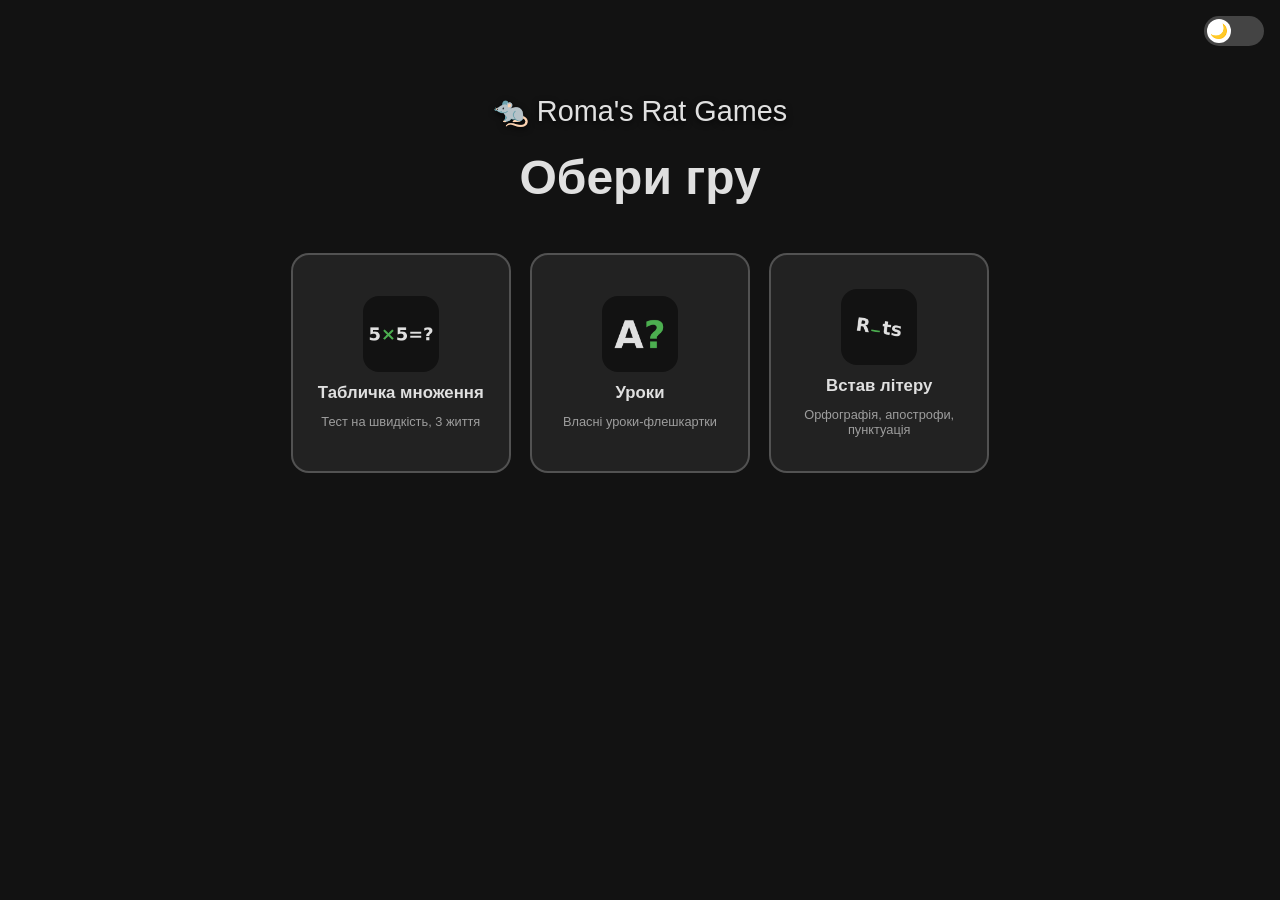
<file: index.html>
<!DOCTYPE html>
<html lang="uk">
	<head>
		<meta charset="UTF-8">
		<meta name="viewport" content="width=device-width, initial-scale=1.0">
		<title>Roma's Rat Games - Навчання</title>
		<link rel="stylesheet" href="style.css">
		<link rel="icon" href="favicon.png">
		<link rel="apple-touch-icon" href="icons/apple-touch-icon.png">
		<script src="nav.js"></script>
		<style>
			.hero {
				margin-top: -1rem;
				align-items: stretch;
				max-width: 100%;
			}
			
			.page-title {
				font-size: clamp(2rem, 6vw, 3rem);
				line-height: 1.1;
				margin: 0;
				text-align: center;
			}
			
			.carousel {
				display: flex;
				gap: 1.2rem;
				overflow-x: auto;
				padding: 1.5rem 1rem 1rem;
				scroll-snap-type: x mandatory;
				-webkit-overflow-scrolling: touch;
				justify-content: center;
				flex-wrap: wrap;
			}
			
			.carousel::-webkit-scrollbar {
				height: 8px;
			}
			
			.carousel::-webkit-scrollbar-thumb {
				background: color-mix(in srgb, var(--text) 25%, transparent);
				border-radius: 4px;
			}
			
			.game-card {
				flex: 0 0 auto;
				width: 220px;
				scroll-snap-align: start;
				display: flex;
				flex-direction: column;
				gap: 0.6rem;
			}
			
			.game-card-main {
				width: 100%;
				height: 220px;
				border-radius: 18px;
				border: 2px solid color-mix(in srgb, var(--text) 25%, transparent);
				background: color-mix(in srgb, var(--text) 8%, transparent);
				color: var(--text);
				display: flex;
				flex-direction: column;
				align-items: center;
				justify-content: center;
				gap: 0.7rem;
				cursor: pointer;
				font-family: inherit;
				padding: 1rem;
				text-align: center;
				text-decoration: none;
				transition: transform 0.15s ease, background 0.2s ease;
			}
			
			.game-card-main:hover,
			.game-card-main:focus-visible {
				transform: translateY(-4px);
				background: color-mix(in srgb, var(--text) 14%, transparent);
			}
			
			.game-icon {
				width: 76px;
				height: 76px;
				object-fit: contain;
				border-radius: 16px;
			}
			
			.game-name {
				font-size: 1.05rem;
				font-weight: 600;
			}
			
			.game-desc {
				font-size: 0.8rem;
				opacity: 0.65;
			}
		</style>
	</head>
	<body>
		<nav>
			<div></div>
			<app-nav></app-nav>
		</nav>
		<div class="main-content">
			<div class="hero">
				<p class="hero-text" style="font-size: clamp(1.4rem, 3vw, 1.8rem);">🐀 Roma's Rat Games</p>
				<h1 class="page-title">Обери гру</h1>

				<div class="carousel">
					<a href="multiplication/index.html" class="game-card">
						<div class="game-card-main">
							<img class="game-icon" src="multiplication/icons/icon-512.png" alt="">
							<span class="game-name">Табличка множення</span>
							<span class="game-desc">Тест на швидкість, 3 життя</span>
						</div>
					</a>

					<a href="lessons/index.html" class="game-card">
						<div class="game-card-main">
							<img class="game-icon" src="lessons/icons/icon-512.png" alt="">
							<span class="game-name">Уроки</span>
							<span class="game-desc">Власні уроки-флешкартки</span>
						</div>
					</a>

					<a href="spelling/index.html" class="game-card">
						<div class="game-card-main">
							<img class="game-icon" src="spelling/icons/icon-512.png" alt="">
							<span class="game-name">Встав літеру</span>
							<span class="game-desc">Орфографія, апострофи, пунктуація</span>
						</div>
					</a>
				</div>
			</div>
		</div>
	</body>
</html>
</file>
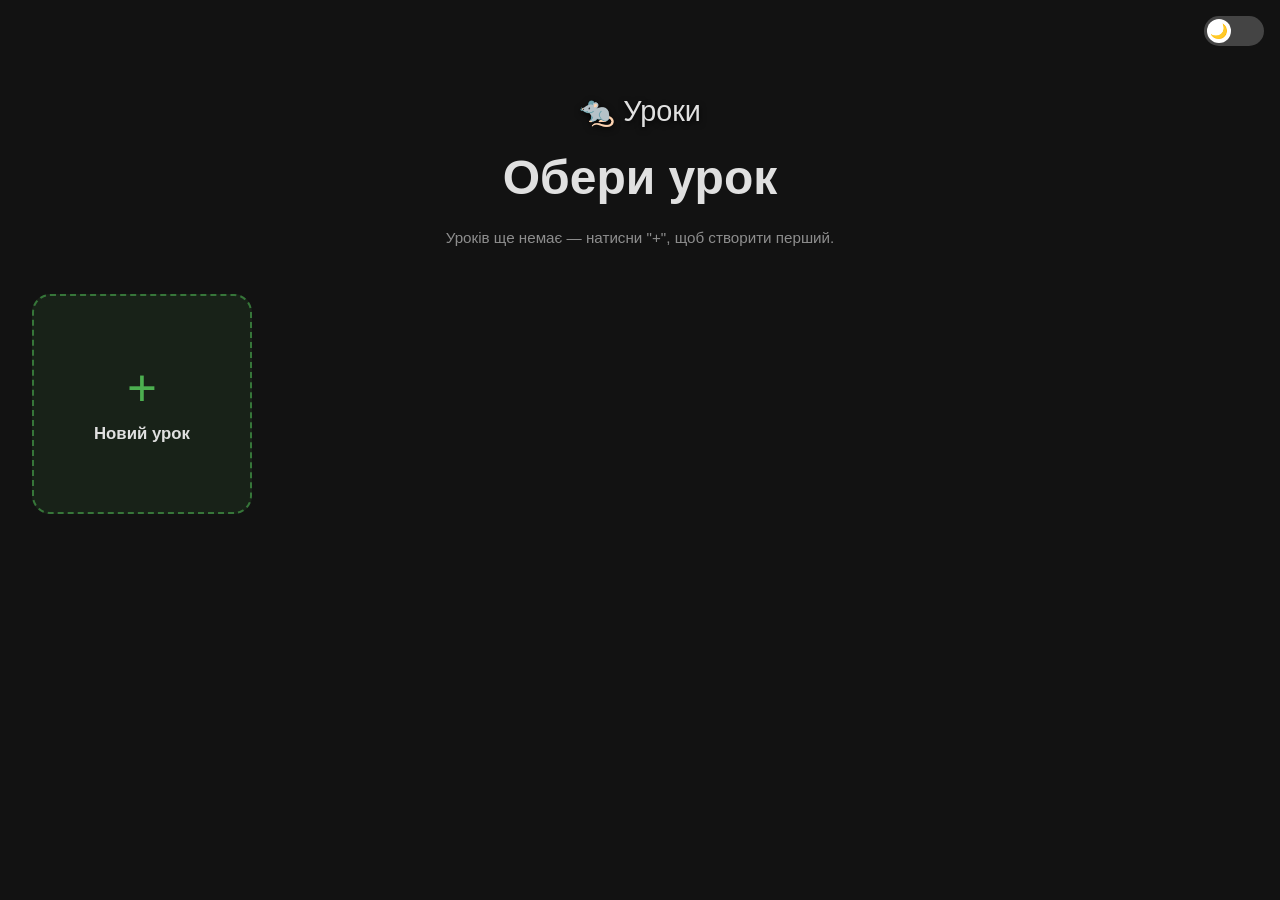
<file: lessons/index.html>
<!DOCTYPE html>
<html lang="uk">
	<head>
		<meta charset="UTF-8">
		<meta name="viewport" content="width=device-width, initial-scale=1.0">
		<title>Roma's Rat Games - Уроки</title>
		<link rel="stylesheet" href="../style.css">
		<link rel="manifest" href="../manifest.json">
		<link rel="icon" href="favicon.png">
		<link rel="apple-touch-icon" href="icons/apple-touch-icon.png">
		<meta name="theme-color" content="#121212">
		<script src="../nav.js"></script>
		<script src="../register-sw.js" defer></script>
		<style>
			.hero {
				margin-top: -1rem;
				align-items: stretch;
				max-width: 100%;
			}
			
			.page-title {
				font-size: clamp(2rem, 6vw, 3rem);
				line-height: 1.1;
				margin: 0;
				text-align: center;
			}
			
			.carousel {
				display: flex;
				gap: 1.2rem;
				overflow-x: auto;
				padding: 1.5rem 1rem 1rem;
				scroll-snap-type: x mandatory;
				-webkit-overflow-scrolling: touch;
			}
			
			.carousel::-webkit-scrollbar {
				height: 8px;
			}
			
			.carousel::-webkit-scrollbar-thumb {
				background: color-mix(in srgb, var(--text) 25%, transparent);
				border-radius: 4px;
			}
			
			.lesson-card {
				flex: 0 0 auto;
				width: 220px;
				scroll-snap-align: start;
				display: flex;
				flex-direction: column;
				gap: 0.6rem;
			}
			
			.lesson-card-main {
				width: 100%;
				height: 220px;
				border-radius: 18px;
				border: 2px solid color-mix(in srgb, var(--text) 25%, transparent);
				background: color-mix(in srgb, var(--text) 8%, transparent);
				color: var(--text);
				display: flex;
				flex-direction: column;
				align-items: center;
				justify-content: center;
				gap: 0.6rem;
				cursor: pointer;
				font-family: inherit;
				padding: 1rem;
				text-align: center;
				transition: transform 0.15s ease, background 0.2s ease;
			}
			
			.lesson-card-main:hover,
			.lesson-card-main:focus-visible {
				transform: translateY(-4px);
				background: color-mix(in srgb, var(--text) 14%, transparent);
			}
			
			.lesson-emoji {
				font-size: 2.6rem;
			}
			
			.lesson-name {
				font-size: 1.05rem;
				font-weight: 600;
				overflow-wrap: anywhere;
			}
			
			.lesson-count {
				font-size: 0.8rem;
				opacity: 0.65;
			}
			
			.lesson-actions {
				display: flex;
				gap: 0.5rem;
				justify-content: center;
			}
			
			.lesson-action-btn {
				flex: 1;
				padding: 0.5rem 0;
				border-radius: 10px;
				border: none;
				background: color-mix(in srgb, var(--text) 10%, transparent);
				color: var(--text);
				cursor: pointer;
				font-size: 1.1rem;
				font-family: inherit;
				transition: background 0.15s ease;
			}
			
			.lesson-action-btn:hover,
			.lesson-action-btn:focus-visible {
				background: color-mix(in srgb, var(--text) 18%, transparent);
			}
			
			.lesson-action-btn.delete:hover,
			.lesson-action-btn.delete:focus-visible {
				background: color-mix(in srgb, #ff5252 35%, transparent);
			}
			
			.add-card .lesson-card-main {
				border-style: dashed;
				border-color: color-mix(in srgb, #4caf50 60%, transparent);
				background: color-mix(in srgb, #4caf50 10%, transparent);
			}
			
			.add-card .lesson-card-main:hover,
			.add-card .lesson-card-main:focus-visible {
				background: color-mix(in srgb, #4caf50 18%, transparent);
			}
			
			.add-plus {
				font-size: 3.2rem;
				line-height: 1;
				color: #4caf50;
			}
			
			.empty-hint {
				text-align: center;
				opacity: 0.6;
				font-size: 0.95rem;
				padding: 0 1rem;
			}
		</style>
	</head>
	<body>
		<nav>
			<div></div>
			<app-nav></app-nav>
		</nav>
		<div class="main-content">
			<div class="hero">
				<p class="hero-text" style="font-size: clamp(1.4rem, 3vw, 1.8rem);">🐀 Уроки</p>
				<h1 class="page-title">Обери урок</h1>
				<p class="empty-hint" id="emptyHint" style="display:none;">Уроків ще немає — натисни "+", щоб створити перший.</p>

				<div class="carousel" id="carousel"></div>
			</div>
		</div>

		<script src="lessons.js"></script>
		<script>
			const carouselEl = document.getElementById("carousel");
			const emptyHintEl = document.getElementById("emptyHint");

			function escapeHtml(str) {
				const div = document.createElement("div");
				div.textContent = str;
				return div.innerHTML;
			}

			function render() {
				const lessons = LessonsStore.getAll();
				emptyHintEl.style.display = lessons.length === 0 ? "block" : "none";
				carouselEl.innerHTML = "";

				lessons.forEach((lesson) => {
					const card = document.createElement("div");
					card.className = "lesson-card";
					card.innerHTML = `
					<button class="lesson-card-main" data-start="${lesson.id}">
					<span class="lesson-emoji">📘</span>
					<span class="lesson-name">${escapeHtml(lesson.title || "Без назви")}</span>
					<span class="lesson-count">${lesson.exercises.length} вправ</span>
					</button>
					<div class="lesson-actions">
					<button class="lesson-action-btn" data-edit="${lesson.id}" title="Редагувати" aria-label="Редагувати">✏️</button>
					<button class="lesson-action-btn delete" data-delete="${lesson.id}" title="Видалити" aria-label="Видалити">🗑️</button>
					</div>
					`;
					carouselEl.appendChild(card);
				});

			const addCard = document.createElement("div");
			addCard.className = "lesson-card add-card";
			addCard.innerHTML = `
			<button class="lesson-card-main" data-add="1">
			<span class="add-plus">+</span>
			<span class="lesson-name">Новий урок</span>
			</button>
			<div class="lesson-actions" style="visibility:hidden;">
			<button class="lesson-action-btn">·</button>
			</div>
			`;
			carouselEl.appendChild(addCard);
		}

		carouselEl.addEventListener("click", (e) => {
			const startBtn = e.target.closest("[data-start]");
			const editBtn = e.target.closest("[data-edit]");
			const deleteBtn = e.target.closest("[data-delete]");
			const addBtn = e.target.closest("[data-add]");

			if (startBtn) {
				location.href = `test.html?lesson=${encodeURIComponent(startBtn.dataset.start)}`;
			} else if (editBtn) {
				location.href = `editor.html?lesson=${encodeURIComponent(editBtn.dataset.edit)}`;
			} else if (deleteBtn) {
				const id = deleteBtn.dataset.delete;
				const lesson = LessonsStore.getById(id);
				const name = lesson ? lesson.title || "Без назви" : "цей урок";
				if (confirm(`Видалити урок «${name}»? Цю дію не можна скасувати.`)) {
					LessonsStore.remove(id);
					render();
				}
			} else if (addBtn) {
				location.href = "editor.html";
			}
		});

	render();
		</script>
	</body>
</html>
</file>
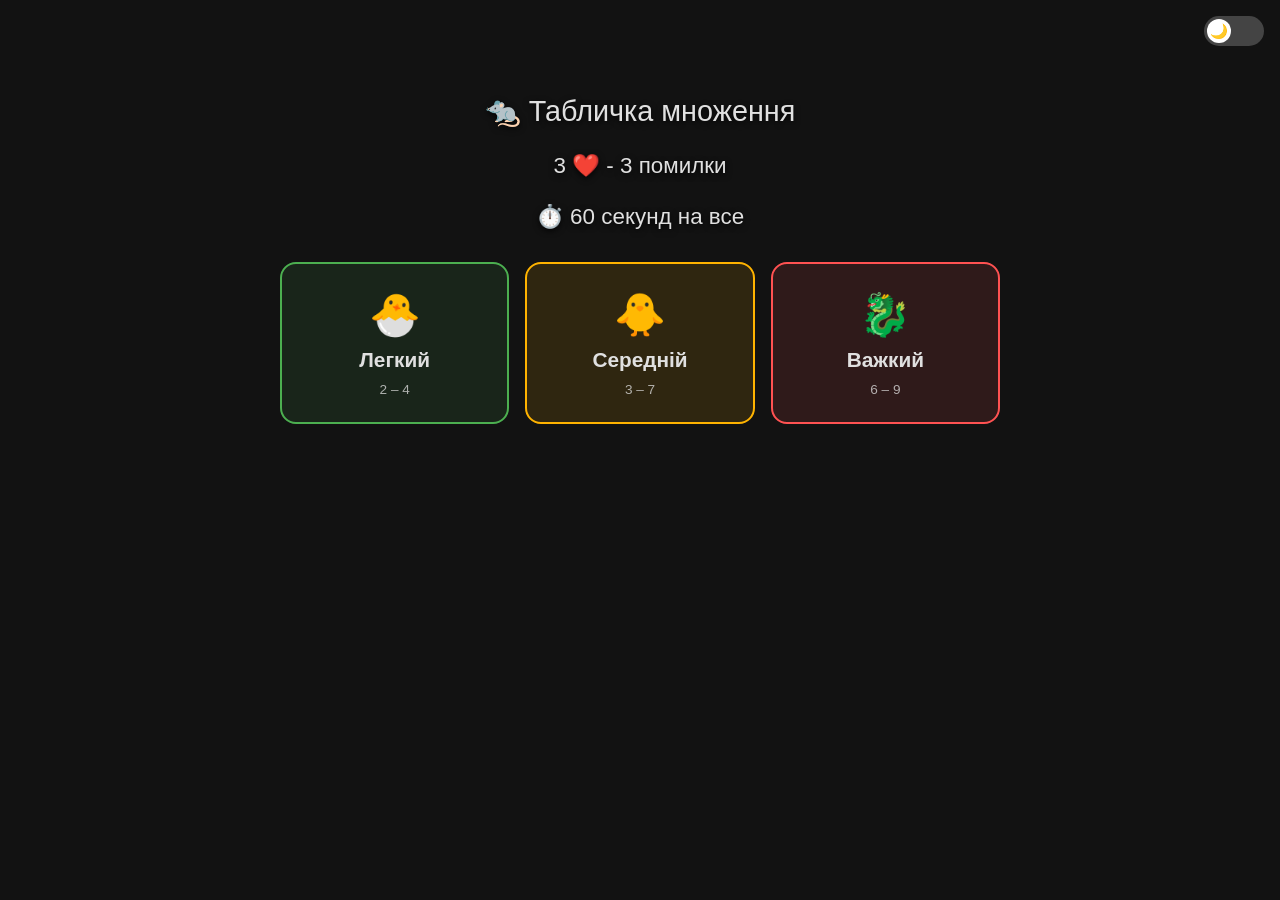
<file: multiplication/index.html>
<!DOCTYPE html>
<html lang="uk">
	<head>
		<meta charset="UTF-8">
		<meta name="viewport" content="width=device-width, initial-scale=1.0">
		<title>Roma's Rat Games - Табличка множення</title>
		<link rel="stylesheet" href="../style.css">
		<link rel="manifest" href="../manifest.json">
		<link rel="icon" href="favicon.png">
		<link rel="apple-touch-icon" href="icons/apple-touch-icon.png">
		<meta name="theme-color" content="#121212">
		<script src="../nav.js"></script>
		<script src="../register-sw.js" defer></script>
		<style>
			.hero {
				margin-top: -1rem;
			}
			
			.level-title {
				font-size: clamp(2.2rem, 6vw, 3.2rem);
				line-height: 1.1;
				margin: 0;
			}
			
			.level-grid {
				display: grid;
				grid-template-columns: repeat(3, minmax(0, 1fr));
				gap: 1rem;
				width: 100%;
				max-width: 720px;
				margin-top: 0.5rem;
			}
			
			.level-card {
				display: flex;
				flex-direction: column;
				align-items: center;
				gap: 0.6rem;
				padding: 1.6rem 1rem;
				border-radius: 16px;
				border: 2px solid var(--level-color, #888);
				background: color-mix(in srgb, var(--level-color, #888) 12%, transparent);
				color: var(--text);
				cursor: pointer;
				transition: transform 0.15s ease, background 0.2s ease;
				font-family: inherit;
			}
			
			.level-card:hover,
			.level-card:focus-visible {
				transform: translateY(-4px);
				background: color-mix(in srgb, var(--level-color, #888) 22%, transparent);
			}
			
			.level-emoji {
				font-size: clamp(2rem, 6vw, 2.6rem);
			}
			
			.level-name {
				font-size: clamp(1rem, 3vw, 1.3rem);
				font-weight: 600;
			}
			
			.level-range {
				font-size: 0.85rem;
				opacity: 0.75;
			}
			
			@media (max-width: 560px) {
				.level-grid {
					grid-template-columns: 1fr;
				}
			}
		</style>
	</head>
	<body>
		<nav>
			<div></div>
			<app-nav></app-nav>
		</nav>
		<div class="main-content">
			<div class="hero">
				<p class="hero-text" style="font-size: clamp(1.4rem, 3vw, 1.8rem);">🐀 Табличка множення</p>
				<p class="hero-text">3 ❤️ - 3 помилки</p>
				<p class="hero-text">⏱️ 60 секунд на все</p>

				<div class="level-grid">
					<button class="level-card" style="--level-color:#4caf50" onclick="location.href='test.html?level=easy'">
						<span class="level-emoji">🐣</span>
						<span class="level-name">Легкий</span>
						<span class="level-range">2 – 4</span>
					</button>
					<button class="level-card" style="--level-color:#ffb300" onclick="location.href='test.html?level=medium'">
						<span class="level-emoji">🐥</span>
						<span class="level-name">Середній</span>
						<span class="level-range">3 – 7</span>
					</button>
					<button class="level-card" style="--level-color:#ff5252" onclick="location.href='test.html?level=hard'">
						<span class="level-emoji">🐉</span>
						<span class="level-name">Важкий</span>
						<span class="level-range">6 – 9</span>
					</button>
				</div>
			</div>
		</div>
	</body>
</html>
</file>
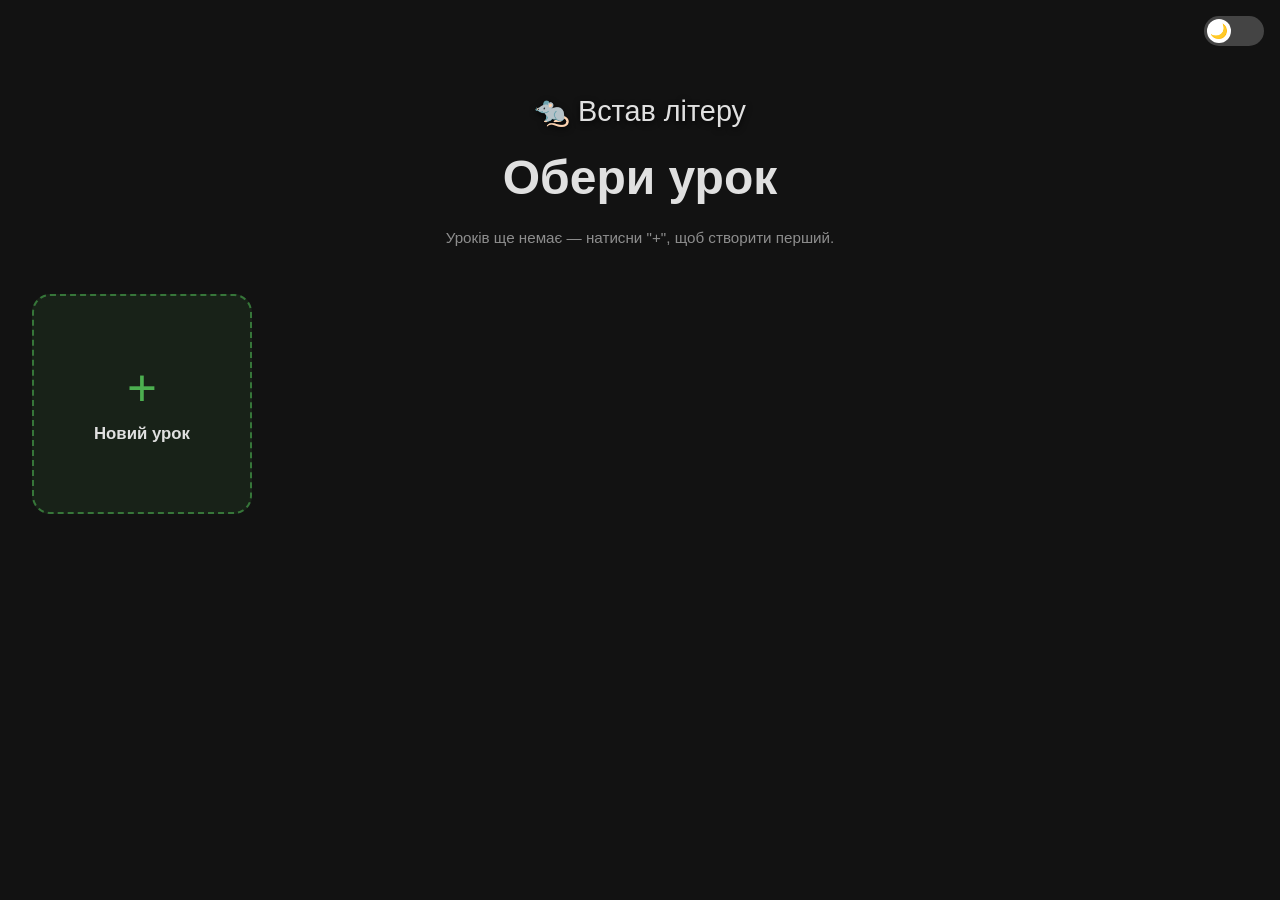
<file: spelling/index.html>
<!DOCTYPE html>
<html lang="uk">
	<head>
		<meta charset="UTF-8">
		<meta name="viewport" content="width=device-width, initial-scale=1.0">
		<title>Roma's Rat Games - Встав літеру</title>
		<link rel="stylesheet" href="../style.css">
		<link rel="manifest" href="../manifest.json">
		<link rel="icon" href="favicon.png">
		<link rel="apple-touch-icon" href="icons/apple-touch-icon.png">
		<meta name="theme-color" content="#121212">
		<script src="../nav.js"></script>
		<script src="../register-sw.js" defer></script>
		<style>
			.hero {
				margin-top: -1rem;
				align-items: stretch;
				max-width: 100%;
			}
			
			.page-title {
				font-size: clamp(2rem, 6vw, 3rem);
				line-height: 1.1;
				margin: 0;
				text-align: center;
			}
			
			.carousel {
				display: flex;
				gap: 1.2rem;
				overflow-x: auto;
				padding: 1.5rem 1rem 1rem;
				scroll-snap-type: x mandatory;
				-webkit-overflow-scrolling: touch;
			}
			
			.carousel::-webkit-scrollbar {
				height: 8px;
			}
			
			.carousel::-webkit-scrollbar-thumb {
				background: color-mix(in srgb, var(--text) 25%, transparent);
				border-radius: 4px;
			}
			
			.lesson-card {
				flex: 0 0 auto;
				width: 220px;
				scroll-snap-align: start;
				display: flex;
				flex-direction: column;
				gap: 0.6rem;
			}
			
			.lesson-card-main {
				width: 100%;
				height: 220px;
				border-radius: 18px;
				border: 2px solid color-mix(in srgb, var(--text) 25%, transparent);
				background: color-mix(in srgb, var(--text) 8%, transparent);
				color: var(--text);
				display: flex;
				flex-direction: column;
				align-items: center;
				justify-content: center;
				gap: 0.6rem;
				cursor: pointer;
				font-family: inherit;
				padding: 1rem;
				text-align: center;
				transition: transform 0.15s ease, background 0.2s ease;
			}
			
			.lesson-card-main:hover,
			.lesson-card-main:focus-visible {
				transform: translateY(-4px);
				background: color-mix(in srgb, var(--text) 14%, transparent);
			}
			
			.lesson-emoji {
				font-size: 2.6rem;
			}
			
			.lesson-name {
				font-size: 1.05rem;
				font-weight: 600;
				overflow-wrap: anywhere;
			}
			
			.lesson-count {
				font-size: 0.8rem;
				opacity: 0.65;
			}
			
			.lesson-actions {
				display: flex;
				gap: 0.5rem;
				justify-content: center;
			}
			
			.lesson-action-btn {
				flex: 1;
				padding: 0.5rem 0;
				border-radius: 10px;
				border: none;
				background: color-mix(in srgb, var(--text) 10%, transparent);
				color: var(--text);
				cursor: pointer;
				font-size: 1.1rem;
				font-family: inherit;
				transition: background 0.15s ease;
			}
			
			.lesson-action-btn:hover,
			.lesson-action-btn:focus-visible {
				background: color-mix(in srgb, var(--text) 18%, transparent);
			}
			
			.lesson-action-btn.delete:hover,
			.lesson-action-btn.delete:focus-visible {
				background: color-mix(in srgb, #ff5252 35%, transparent);
			}
			
			.add-card .lesson-card-main {
				border-style: dashed;
				border-color: color-mix(in srgb, #4caf50 60%, transparent);
				background: color-mix(in srgb, #4caf50 10%, transparent);
			}
			
			.add-card .lesson-card-main:hover,
			.add-card .lesson-card-main:focus-visible {
				background: color-mix(in srgb, #4caf50 18%, transparent);
			}
			
			.add-plus {
				font-size: 3.2rem;
				line-height: 1;
				color: #4caf50;
			}
			
			.empty-hint {
				text-align: center;
				opacity: 0.6;
				font-size: 0.95rem;
				padding: 0 1rem;
			}
		</style>
	</head>
	<body>
		<nav>
			<div></div>
			<app-nav></app-nav>
		</nav>
		<div class="main-content">
			<div class="hero">
				<p class="hero-text" style="font-size: clamp(1.4rem, 3vw, 1.8rem);">🐀 Встав літеру</p>
				<h1 class="page-title">Обери урок</h1>
				<p class="empty-hint" id="emptyHint" style="display:none;">Уроків ще немає — натисни "+", щоб створити перший.</p>

				<div class="carousel" id="carousel"></div>
			</div>
		</div>

		<script src="lessons.js"></script>
		<script>
			const carouselEl = document.getElementById("carousel");
			const emptyHintEl = document.getElementById("emptyHint");

			function escapeHtml(str) {
				const div = document.createElement("div");
				div.textContent = str;
				return div.innerHTML;
			}

			function countBlanks(lesson) {
				return lesson.sentences.reduce((sum, s) => sum + s.blanks.length, 0);
			}

			function render() {
				const lessons = SpellingStore.getAll();
				emptyHintEl.style.display = lessons.length === 0 ? "block" : "none";
				carouselEl.innerHTML = "";

				lessons.forEach((lesson) => {
					const card = document.createElement("div");
					card.className = "lesson-card";
					card.innerHTML = `
					<button class="lesson-card-main" data-start="${lesson.id}">
					<span class="lesson-emoji">✏️</span>
					<span class="lesson-name">${escapeHtml(lesson.title || "Без назви")}</span>
					<span class="lesson-count">${lesson.sentences.length} речень, ${countBlanks(lesson)} пропусків</span>
					</button>
					<div class="lesson-actions">
					<button class="lesson-action-btn" data-edit="${lesson.id}" title="Редагувати" aria-label="Редагувати">✏️</button>
					<button class="lesson-action-btn delete" data-delete="${lesson.id}" title="Видалити" aria-label="Видалити">🗑️</button>
					</div>
					`;
					carouselEl.appendChild(card);
				});

			const addCard = document.createElement("div");
			addCard.className = "lesson-card add-card";
			addCard.innerHTML = `
			<button class="lesson-card-main" data-add="1">
			<span class="add-plus">+</span>
			<span class="lesson-name">Новий урок</span>
			</button>
			<div class="lesson-actions" style="visibility:hidden;">
			<button class="lesson-action-btn">·</button>
			</div>
			`;
			carouselEl.appendChild(addCard);
		}

		carouselEl.addEventListener("click", (e) => {
			const startBtn = e.target.closest("[data-start]");
			const editBtn = e.target.closest("[data-edit]");
			const deleteBtn = e.target.closest("[data-delete]");
			const addBtn = e.target.closest("[data-add]");

			if (startBtn) {
				location.href = `test.html?lesson=${encodeURIComponent(startBtn.dataset.start)}`;
			} else if (editBtn) {
				location.href = `editor.html?lesson=${encodeURIComponent(editBtn.dataset.edit)}`;
			} else if (deleteBtn) {
				const id = deleteBtn.dataset.delete;
				const lesson = SpellingStore.getById(id);
				const name = lesson ? lesson.title || "Без назви" : "цей урок";
				if (confirm(`Видалити урок «${name}»? Цю дію не можна скасувати.`)) {
					SpellingStore.remove(id);
					render();
				}
			} else if (addBtn) {
				location.href = "editor.html";
			}
		});

	render();
		</script>
	</body>
</html>
</file>
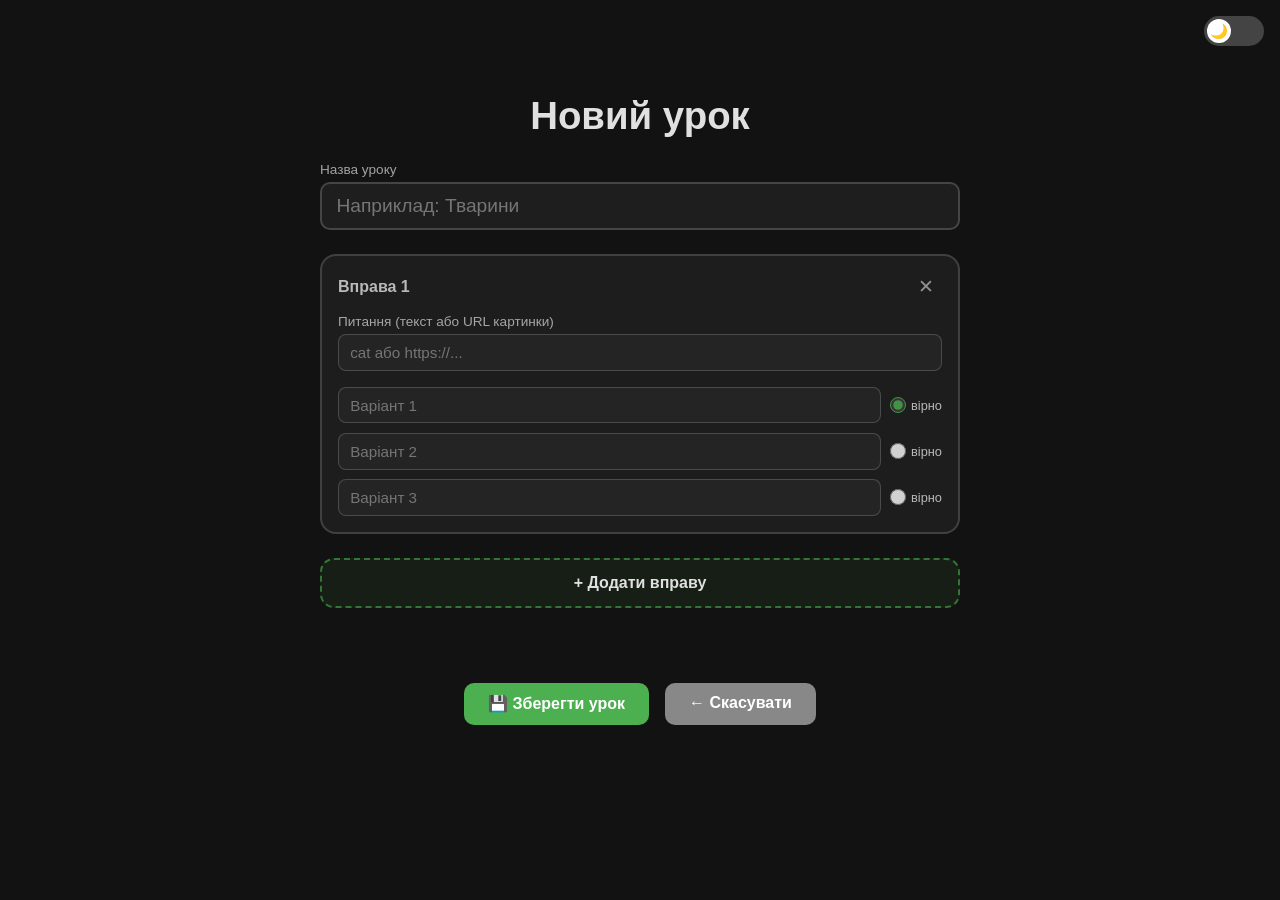
<file: lessons/editor.html>
<!DOCTYPE html>
<html lang="uk">
	<head>
		<meta charset="UTF-8">
		<meta name="viewport" content="width=device-width, initial-scale=1.0">
		<title>Редактор уроку - Roma's Rat Games</title>
		<link rel="stylesheet" href="../style.css">
		<link rel="manifest" href="../manifest.json">
		<link rel="icon" href="favicon.png">
		<link rel="apple-touch-icon" href="icons/apple-touch-icon.png">
		<meta name="theme-color" content="#121212">
		<script src="../nav.js"></script>
		<script src="../register-sw.js" defer></script>
		<style>
			.hero {
				margin-top: -1rem;
				align-items: stretch;
				max-width: 640px;
				margin-left: auto;
				margin-right: auto;
			}
			
			.page-title {
				font-size: clamp(1.8rem, 5vw, 2.4rem);
				margin: 0;
				text-align: center;
			}
			
			.field-label {
				font-size: 0.85rem;
				opacity: 0.7;
				margin-bottom: 0.3rem;
				display: block;
			}
			
			.title-input {
				width: 100%;
				font-size: 1.2rem;
				padding: 0.7rem 0.9rem;
				border-radius: 10px;
				border: 2px solid color-mix(in srgb, var(--text) 20%, transparent);
				background: color-mix(in srgb, var(--text) 6%, transparent);
				color: var(--text);
				font-family: inherit;
				outline: none;
			}
			
			.title-input:focus {
				border-color: #4caf50;
			}
			
			.exercise-list {
				display: flex;
				flex-direction: column;
				gap: 1rem;
			}
			
			.exercise-card {
				border-radius: 16px;
				border: 2px solid color-mix(in srgb, var(--text) 18%, transparent);
				background: color-mix(in srgb, var(--text) 5%, transparent);
				padding: 1rem;
				display: flex;
				flex-direction: column;
				gap: 0.8rem;
			}
			
			.exercise-header {
				display: flex;
				justify-content: space-between;
				align-items: center;
			}
			
			.exercise-number {
				font-weight: 600;
				opacity: 0.8;
			}
			
			.exercise-remove {
				background: none;
				border: none;
				color: var(--text);
				opacity: 0.6;
				cursor: pointer;
				font-size: 1.2rem;
				padding: 0.2rem 0.5rem;
				border-radius: 8px;
			}
			
			.exercise-remove:hover,
			.exercise-remove:focus-visible {
				opacity: 1;
				background: color-mix(in srgb, #ff5252 25%, transparent);
			}
			
			.text-input {
				width: 100%;
				padding: 0.55rem 0.7rem;
				border-radius: 8px;
				border: 1.5px solid color-mix(in srgb, var(--text) 20%, transparent);
				background: color-mix(in srgb, var(--text) 4%, transparent);
				color: var(--text);
				font-family: inherit;
				font-size: 0.95rem;
				outline: none;
			}
			
			.text-input:focus {
				border-color: #4caf50;
			}
			
			.preview-chip {
				font-size: 0.75rem;
				opacity: 0.6;
				margin-top: 0.2rem;
			}
			
			.preview-img {
				max-width: 100%;
				max-height: 90px;
				border-radius: 8px;
				margin-top: 0.3rem;
				display: block;
			}
			
			.options-grid {
				display: flex;
				flex-direction: column;
				gap: 0.6rem;
			}
			
			.option-row {
				display: flex;
				align-items: center;
				gap: 0.6rem;
			}
			
			.option-row .text-input {
				flex: 1;
			}
			
			.correct-radio {
				display: flex;
				align-items: center;
				gap: 0.3rem;
				font-size: 0.8rem;
				opacity: 0.8;
				white-space: nowrap;
				cursor: pointer;
			}
			
			.correct-radio input {
				accent-color: #4caf50;
				width: 16px;
				height: 16px;
			}
			
			.add-exercise-btn {
				padding: 0.9rem;
				border-radius: 14px;
				border: 2px dashed color-mix(in srgb, #4caf50 60%, transparent);
				background: color-mix(in srgb, #4caf50 8%, transparent);
				color: var(--text);
				cursor: pointer;
				font-family: inherit;
				font-size: 1rem;
				font-weight: 600;
			}
			
			.add-exercise-btn:hover,
			.add-exercise-btn:focus-visible {
				background: color-mix(in srgb, #4caf50 16%, transparent);
			}
			
			.editor-actions {
				display: flex;
				gap: 1rem;
				justify-content: center;
				flex-wrap: wrap;
				margin-top: 0.5rem;
			}
			
			.save-error {
				text-align: center;
				color: #ff5252;
				font-size: 0.9rem;
				min-height: 1.3em;
			}
		</style>
	</head>
	<body>
		<nav>
			<div></div>
			<app-nav></app-nav>
		</nav>
		<div class="main-content">
			<div class="hero">
				<h1 class="page-title" id="pageTitle">Новий урок</h1>

				<div>
					<label class="field-label" for="lessonTitle">Назва уроку</label>
					<input type="text" id="lessonTitle" class="title-input" placeholder="Наприклад: Тварини">
				</div>

				<div class="exercise-list" id="exerciseList"></div>

				<button class="add-exercise-btn" id="addExerciseBtn" type="button">+ Додати вправу</button>

				<p class="save-error" id="saveError"></p>

				<div class="editor-actions">
					<a href="#" class="csharp-btn" style="background:#4caf50" id="saveBtn">💾 Зберегти урок</a>
					<a href="index.html" class="csharp-btn" style="background:#888">← Скасувати</a>
				</div>
			</div>
		</div>

		<script src="lessons.js"></script>
		<script>
			const params = new URLSearchParams(location.search);
			const lessonId = params.get("lesson");

			let lesson = lessonId ? LessonsStore.getById(lessonId) : null;
			if (!lesson) {
				lesson = LessonsStore.createEmpty();
			} else {
				// Глибока копія, щоб не мутувати збережені дані до натискання "Зберегти"
				lesson = JSON.parse(JSON.stringify(lesson));
			}
			if (lesson.exercises.length === 0) {
				lesson.exercises.push(LessonsStore.createEmptyExercise());
			}

			const pageTitleEl = document.getElementById("pageTitle");
			const lessonTitleEl = document.getElementById("lessonTitle");
			const exerciseListEl = document.getElementById("exerciseList");
			const addExerciseBtn = document.getElementById("addExerciseBtn");
			const saveBtn = document.getElementById("saveBtn");
			const saveErrorEl = document.getElementById("saveError");

			pageTitleEl.textContent = lessonId ? "Редагувати урок" : "Новий урок";
			lessonTitleEl.value = lesson.title;

			function renderExercises() {
				exerciseListEl.innerHTML = "";
				lesson.exercises.forEach((ex, i) => {
					const card = document.createElement("div");
					card.className = "exercise-card";
					card.innerHTML = `
					<div class="exercise-header">
					<span class="exercise-number">Вправа ${i + 1}</span>
					<button type="button" class="exercise-remove" data-remove-exercise="${i}" aria-label="Видалити вправу">✕</button>
					</div>
					<div>
					<label class="field-label">Питання (текст або URL картинки)</label>
					<input type="text" class="text-input" data-question="${i}" placeholder="cat або https://..." value="${escapeAttr(ex.question)}">
					<div class="preview-chip" data-question-preview="${i}"></div>
					</div>
					<div class="options-grid">
					${ex.options.map((opt, j) => `
						<div class="option-row">
						<input type="text" class="text-input" data-option="${i}:${j}" placeholder="Варіант ${j + 1}" value="${escapeAttr(opt.value)}">
						<label class="correct-radio">
						<input type="radio" name="correct-${i}" data-correct="${i}:${j}" ${opt.correct ? "checked" : ""}>
						вірно
						</label>
						</div>
						`).join("")}
						</div>
						`;
						exerciseListEl.appendChild(card);
					});
				updateAllPreviews();
			}

			function escapeAttr(str) {
				const div = document.createElement("div");
				div.textContent = str || "";
				return div.innerHTML.replace(/"/g, "&quot;");
			}

			function updateAllPreviews() {
				lesson.exercises.forEach((ex, i) => {
					const chip = exerciseListEl.querySelector(`[data-question-preview="${i}"]`);
					if (!chip) return;
					if (ex.question && LessonsStore.isImage(ex.question)) {
						chip.innerHTML = `🖼️ картинка <img class="preview-img" src="${escapeAttr(ex.question)}" alt="" onerror="this.style.display='none'">`;
					} else if (ex.question) {
						chip.textContent = "📝 текст";
					} else {
						chip.textContent = "";
					}
				});
		}

		exerciseListEl.addEventListener("input", (e) => {
			const target = e.target;
			if (target.dataset.question !== undefined) {
				const i = parseInt(target.dataset.question, 10);
				lesson.exercises[i].question = target.value;
				updateAllPreviews();
			} else if (target.dataset.option !== undefined) {
				const [i, j] = target.dataset.option.split(":").map(Number);
				lesson.exercises[i].options[j].value = target.value;
			}
		});

	exerciseListEl.addEventListener("change", (e) => {
		const target = e.target;
		if (target.dataset.correct !== undefined) {
			const [i, j] = target.dataset.correct.split(":").map(Number);
			lesson.exercises[i].options.forEach((opt, k) => {
				opt.correct = k === j;
			});
	}
});

exerciseListEl.addEventListener("click", (e) => {
	const removeBtn = e.target.closest("[data-remove-exercise]");
	if (!removeBtn) return;
	const i = parseInt(removeBtn.dataset.removeExercise, 10);
	if (lesson.exercises.length <= 1) {
		saveErrorEl.textContent = "В уроці має лишитись хоча б одна вправа.";
		return;
	}
	lesson.exercises.splice(i, 1);
	renderExercises();
});

addExerciseBtn.addEventListener("click", () => {
	lesson.exercises.push(LessonsStore.createEmptyExercise());
	renderExercises();
	exerciseListEl.lastElementChild.scrollIntoView({ behavior: "smooth", block: "center" });
});

function validate() {
	if (!lessonTitleEl.value.trim()) {
		return "Введи назву уроку.";
	}
	for (let i = 0; i < lesson.exercises.length; i++) {
		const ex = lesson.exercises[i];
		if (!ex.question.trim()) {
			return `Вправа ${i + 1}: заповни питання.`;
		}
		if (ex.options.some((o) => !o.value.trim())) {
			return `Вправа ${i + 1}: заповни всі 3 варіанти відповіді.`;
		}
		if (!ex.options.some((o) => o.correct)) {
			return `Вправа ${i + 1}: познач, який варіант правильний.`;
		}
	}
	return null;
}

saveBtn.addEventListener("click", (e) => {
	e.preventDefault();
	lesson.title = lessonTitleEl.value.trim();
	const error = validate();
	if (error) {
		saveErrorEl.textContent = error;
		return;
	}
	saveErrorEl.textContent = "";
	LessonsStore.upsert(lesson);
	location.href = "index.html";
});

renderExercises();
		</script>
	</body>
</html>
</file>
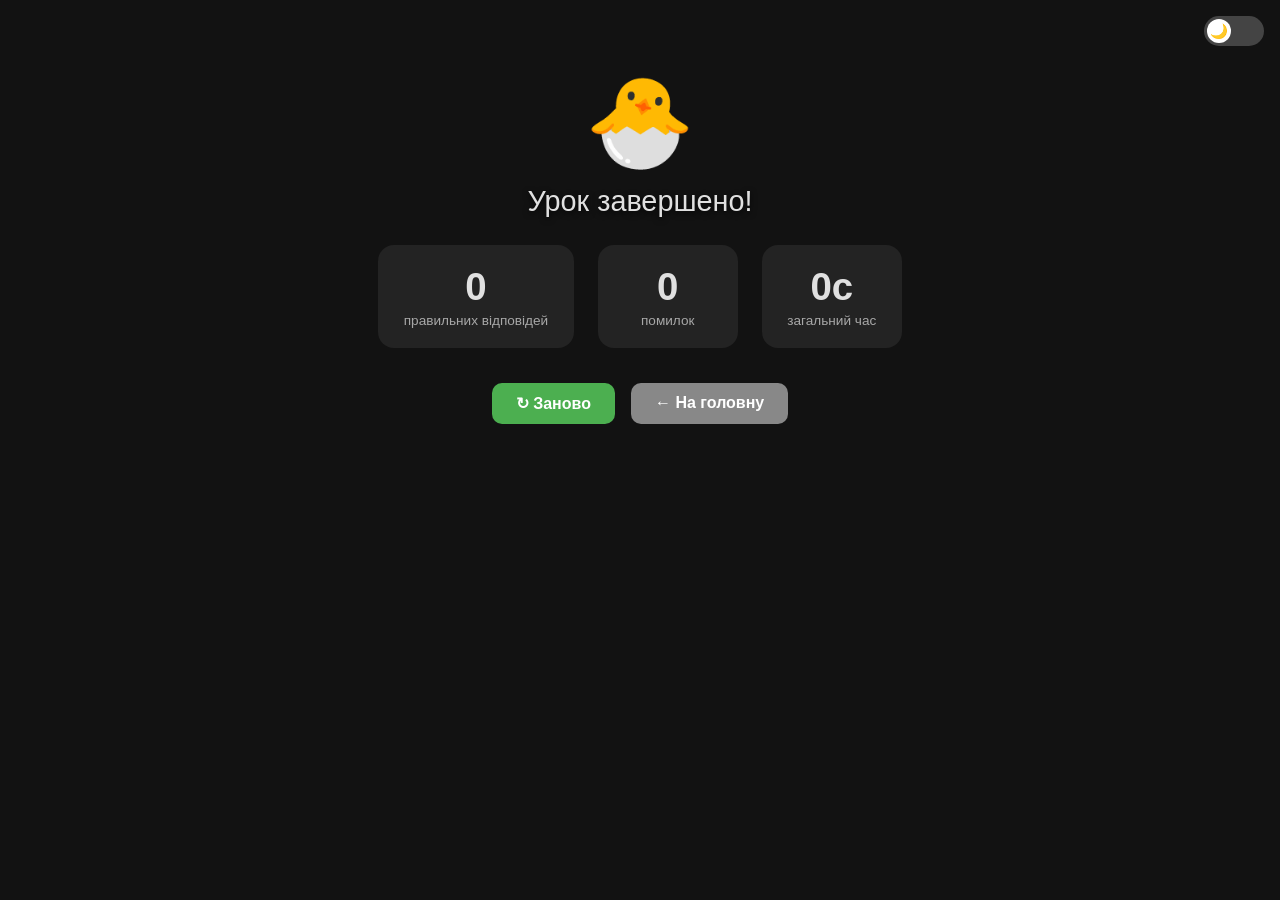
<file: lessons/result.html>
<!DOCTYPE html>
<html lang="uk">
	<head>
		<meta charset="UTF-8">
		<meta name="viewport" content="width=device-width, initial-scale=1.0">
		<title>Результат - Roma's Rat Games</title>
		<link rel="stylesheet" href="../style.css">
		<link rel="manifest" href="../manifest.json">
		<link rel="icon" href="favicon.png">
		<link rel="apple-touch-icon" href="icons/apple-touch-icon.png">
		<meta name="theme-color" content="#121212">
		<script src="../nav.js"></script>
		<script src="../register-sw.js" defer></script>
		<style>
			.hero {
				margin-top: -2rem;
				gap: 1.2rem;
			}
			
			.result-emoji {
				font-size: clamp(3.5rem, 12vw, 5.5rem);
				line-height: 1;
			}
			
			.stats {
				display: flex;
				gap: 1.5rem;
				flex-wrap: wrap;
				justify-content: center;
				margin-top: 0.5rem;
			}
			
			.stat-card {
				display: flex;
				flex-direction: column;
				align-items: center;
				gap: 0.3rem;
				padding: 1.2rem 1.6rem;
				border-radius: 16px;
				background: color-mix(in srgb, var(--text) 8%, transparent);
				min-width: 140px;
			}
			
			.stat-value {
				font-size: clamp(1.8rem, 5vw, 2.4rem);
				font-weight: 700;
			}
			
			.stat-label {
				font-size: 0.85rem;
				opacity: 0.7;
			}
			
			.actions {
				display: flex;
				gap: 1rem;
				flex-wrap: wrap;
				justify-content: center;
				margin-top: 1rem;
			}
		</style>
	</head>
	<body>
		<nav>
			<div></div>
			<app-nav></app-nav>
		</nav>
		<div class="main-content">
			<div class="hero">
				<div class="result-emoji" id="resultEmoji">🏁</div>
				<p class="hero-text" style="font-size: clamp(1.4rem, 3vw, 1.8rem);" id="lessonName">Урок завершено!</p>

				<div class="stats">
					<div class="stat-card">
						<span class="stat-value" id="correctValue">0</span>
						<span class="stat-label">правильних відповідей</span>
					</div>
					<div class="stat-card">
						<span class="stat-value" id="wrongValue">0</span>
						<span class="stat-label">помилок</span>
					</div>
					<div class="stat-card">
						<span class="stat-value" id="timeValue">0с</span>
						<span class="stat-label">загальний час</span>
					</div>
				</div>

				<div class="actions">
					<a href="#" id="retryBtn" class="csharp-btn" style="background:#4caf50">↻ Заново</a>
					<a href="index.html" class="csharp-btn" style="background:#888">← На головну</a>
				</div>
			</div>
		</div>

		<script>
			const params = new URLSearchParams(location.search);
			const correct = parseInt(params.get("correct") || "0", 10);
			const wrong = parseInt(params.get("wrong") || "0", 10);
			const timeSec = parseInt(params.get("time") || "0", 10);
			const lessonId = params.get("lesson") || "";
			const lessonTitle = params.get("lessonTitle") || "";

			document.getElementById("correctValue").textContent = correct;
			document.getElementById("wrongValue").textContent = wrong;

			const minutes = Math.floor(timeSec / 60);
			const seconds = timeSec % 60;
			document.getElementById("timeValue").textContent =
			minutes > 0 ? `${minutes}хв ${seconds}с` : `${seconds}с`;

			// Емодзі залежить і від точності (% правильних), і від абсолютної
			// кількості — щоб короткий урок без жодної помилки теж міг дати 🏆,
			// а не тільки довгі сесії з табличкою множення.
			const totalAnswered = correct + wrong;
			const accuracy = totalAnswered > 0 ? correct / totalAnswered : 0;
			let emoji;
			if (wrong === 0 && correct > 0) {
				emoji = "🏆";
			} else if (correct >= 15 || accuracy >= 0.8) {
				emoji = "🎉";
			} else if (correct >= 3 || accuracy >= 0.5) {
				emoji = "🙂";
			} else {
				emoji = "🐣";
			}
			document.getElementById("resultEmoji").textContent = emoji;

			if (lessonTitle) {
				document.getElementById("lessonName").textContent = `Урок «${lessonTitle}» завершено!`;
			}

			document.getElementById("retryBtn").href = `test.html?lesson=${encodeURIComponent(lessonId)}`;
		</script>
	</body>
</html>
</file>
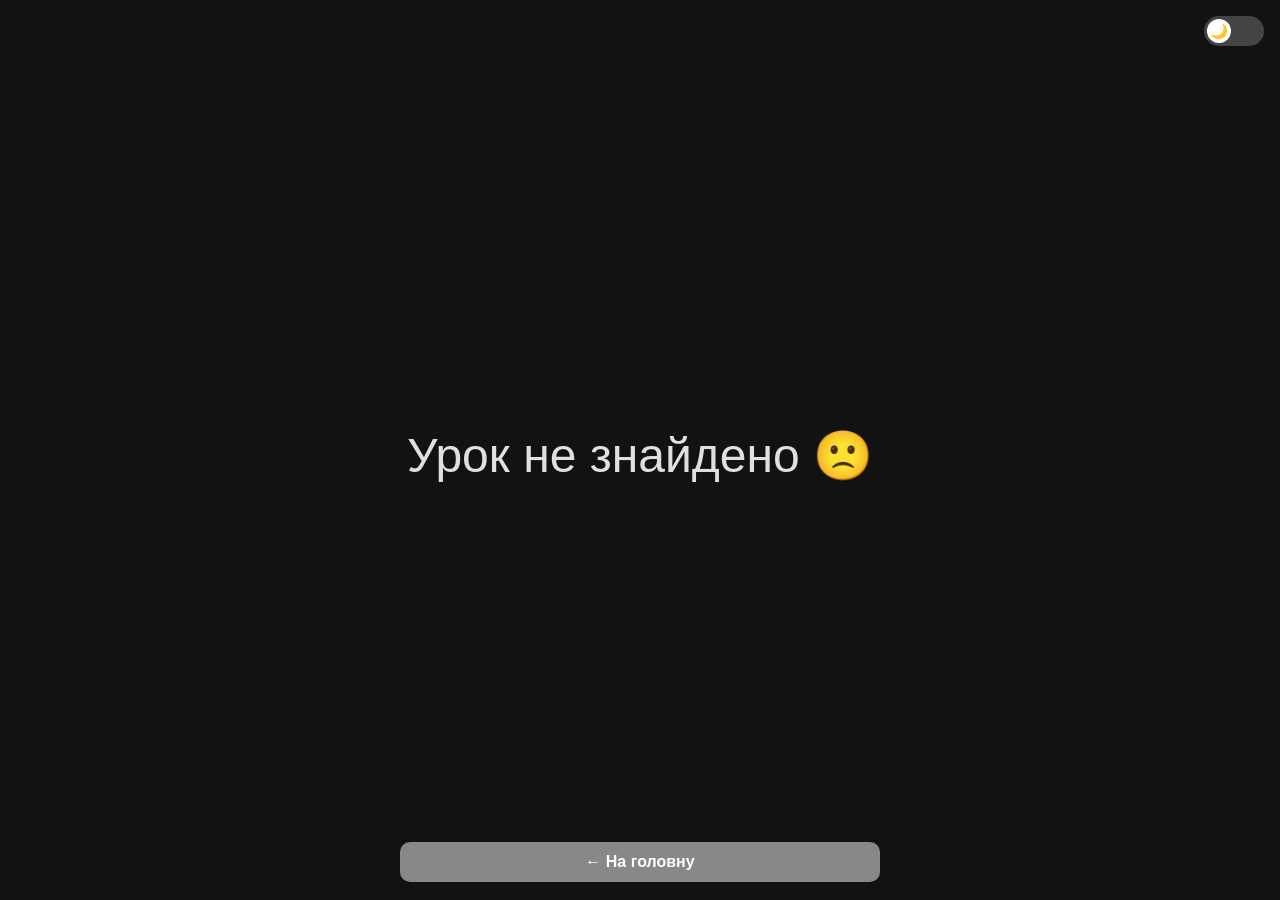
<file: lessons/test.html>
<!DOCTYPE html>
<html lang="uk">
	<head>
		<meta charset="UTF-8">
		<meta name="viewport" content="width=device-width, initial-scale=1.0">
		<title>Урок - Roma's Rat Games</title>
		<link rel="stylesheet" href="../style.css">
		<link rel="manifest" href="../manifest.json">
		<link rel="icon" href="favicon.png">
		<link rel="apple-touch-icon" href="icons/apple-touch-icon.png">
		<meta name="theme-color" content="#121212">
		<script src="../nav.js"></script>
		<script src="../register-sw.js" defer></script>
		<style>
			:root {
				--nav-h: 4.5rem;
			}
			
			html, body {
				height: 100%;
				overflow: hidden;
			}
			
			.main-content {
				height: calc(100vh - var(--nav-h));
				height: calc(100svh - var(--nav-h));
				padding: 0 1rem;
				display: flex;
			}
			
			.hero {
				margin-top: 0;
				width: 100%;
				height: 100%;
				display: flex;
				flex-direction: column;
				align-items: center;
				justify-content: space-evenly;
				padding: 0.5rem 0;
				gap: 0;
			}
			
			.hearts {
				font-size: clamp(1.2rem, 4vh, 2.2rem);
				letter-spacing: 0.3rem;
				flex: 0 0 auto;
			}
			
			.heart-lost {
				opacity: 0.25;
				filter: grayscale(1);
			}
			
			.level-tag {
				font-size: clamp(0.75rem, 2vh, 0.85rem);
				opacity: 0.6;
				flex: 0 0 auto;
				text-align: center;
			}
			
			.question-wrap {
				display: flex;
				flex-direction: column;
				align-items: center;
				justify-content: center;
				gap: 0.6em;
				flex: 1 1 40%;
				min-height: 0;
				width: 100%;
				overflow: hidden;
			}
			
			.question-text {
				font-size: clamp(1.1rem, 7vh, 3rem);
				text-align: center;
				padding: 0 0.5rem;
				overflow-wrap: anywhere;
				flex: 0 1 auto;
				min-height: 0;
				overflow: hidden;
				display: -webkit-box;
				-webkit-box-orient: vertical;
				-webkit-line-clamp: 3;
			}
			
			.question-img {
				flex: 1 1 0;
				min-height: 0;
				max-width: min(90vw, 420px);
				max-height: 100%;
				width: auto;
				height: auto;
				object-fit: contain;
				border-radius: 16px;
			}
			
			.feedback {
				font-size: clamp(1.1rem, 3.5vh, 1.8rem);
				height: 1.3em;
				display: flex;
				align-items: center;
				gap: 0.6rem;
				opacity: 0;
				transition: opacity 0.1s ease;
			}
			
			.feedback.show {
				opacity: 1;
			}
			
			.options-wrap {
				display: flex;
				flex-direction: column;
				gap: 0.6rem;
				width: 100%;
				max-width: 480px;
				flex: 0 0 auto;
				min-height: 0;
			}
			
			.option-btn {
				font-size: clamp(0.85rem, 2.6vh, 1.1rem);
				padding: 0.5rem 0.8rem;
				border-radius: 14px;
				border: 2px solid color-mix(in srgb, var(--text) 18%, transparent);
				background: color-mix(in srgb, var(--text) 8%, transparent);
				color: var(--text);
				cursor: pointer;
				font-family: inherit;
				transition: background 0.15s ease, transform 0.1s ease, border-color 0.15s ease;
				user-select: none;
				display: flex;
				align-items: center;
				justify-content: center;
				min-height: 2.6em;
				max-height: 13vh;
				overflow: hidden;
				text-align: center;
			}
			
			.option-btn .question-text {
				-webkit-line-clamp: 2;
				font-size: inherit;
			}
			
			.option-btn img {
				max-height: 100%;
				max-width: 100%;
				object-fit: contain;
				border-radius: 8px;
			}
			
			.option-btn:hover,
			.option-btn:focus-visible {
				background: color-mix(in srgb, var(--text) 16%, transparent);
			}
			
			.option-btn:active {
				transform: scale(0.97);
			}
			
			.option-btn.correct {
				border-color: #4caf50;
				background: color-mix(in srgb, #4caf50 30%, transparent);
			}
			
			.option-btn.wrong {
				border-color: #ff5252;
				background: color-mix(in srgb, #ff5252 25%, transparent);
			}
			
			.option-btn.disabled {
				pointer-events: none;
			}
			
			.rat-rain {
				position: fixed;
				inset: 0;
				pointer-events: none;
				overflow: hidden;
				z-index: 999;
			}
			
			.rat-drop {
				position: absolute;
				top: -10vh;
				font-size: var(--rat-size, 1.8rem);
				animation: rat-fall var(--rat-duration, 1.4s) linear forwards;
				animation-delay: var(--rat-delay, 0s);
			}
			
			@keyframes rat-fall {
				from {
					transform: translateY(0) rotate(0deg);
					opacity: 1;
				}
				to {
					transform: translateY(120vh) rotate(25deg);
					opacity: 0.9;
				}
			}
			
			@media (prefers-reduced-motion: reduce) {
				.rat-drop {
					animation: none;
					display: none;
				}
			}
		</style>
	</head>
	<body>
		<nav>
			<div></div>
			<app-nav></app-nav>
		</nav>
		<div class="rat-rain" id="ratRain"></div>
		<div class="main-content">
			<div class="hero">
				<p class="level-tag" id="lessonTag"></p>
				<div class="hearts" id="hearts">❤️❤️❤️</div>

				<div class="question-wrap" id="questionWrap">
					<!-- текст або картинка питання рендериться скриптом -->
					<div class="feedback" id="feedback"></div>
				</div>

				<div class="options-wrap" id="optionsWrap"></div>
			</div>
		</div>

		<script src="lessons.js"></script>
		<script src="test.js"></script>
	</body>
</html>
</file>
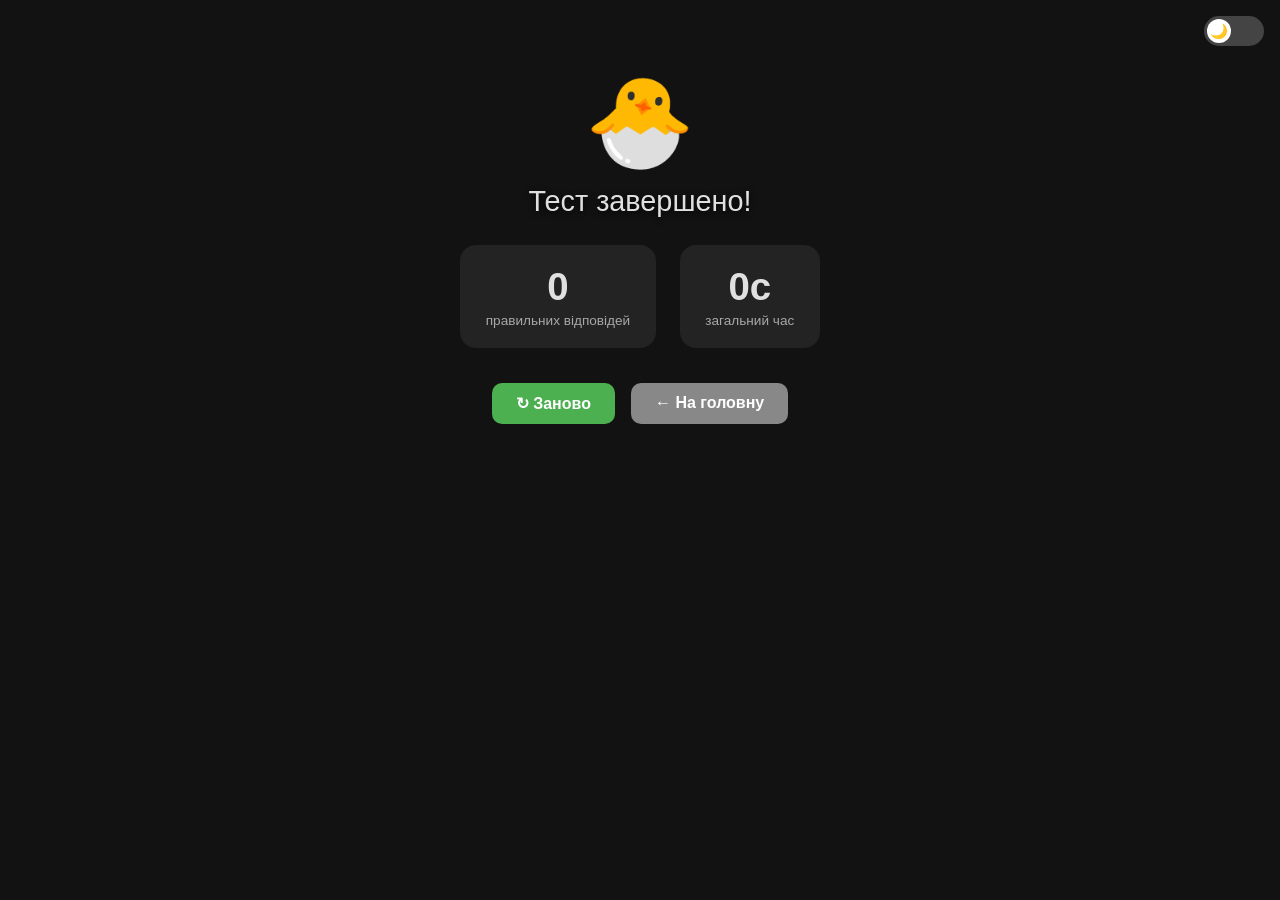
<file: multiplication/result.html>
<!DOCTYPE html>
<html lang="uk">
	<head>
		<meta charset="UTF-8">
		<meta name="viewport" content="width=device-width, initial-scale=1.0">
		<title>Результат - Roma's Rat Games</title>
		<link rel="stylesheet" href="../style.css">
		<link rel="manifest" href="../manifest.json">
		<link rel="icon" href="favicon.png">
		<link rel="apple-touch-icon" href="icons/apple-touch-icon.png">
		<meta name="theme-color" content="#121212">
		<script src="../nav.js"></script>
		<script src="../register-sw.js" defer></script>
		<style>
			.hero {
				margin-top: -2rem;
				gap: 1.2rem;
			}
			
			.result-emoji {
				font-size: clamp(3.5rem, 12vw, 5.5rem);
				line-height: 1;
			}
			
			.stats {
				display: flex;
				gap: 1.5rem;
				flex-wrap: wrap;
				justify-content: center;
				margin-top: 0.5rem;
			}
			
			.stat-card {
				display: flex;
				flex-direction: column;
				align-items: center;
				gap: 0.3rem;
				padding: 1.2rem 1.6rem;
				border-radius: 16px;
				background: color-mix(in srgb, var(--text) 8%, transparent);
				min-width: 140px;
			}
			
			.stat-value {
				font-size: clamp(1.8rem, 5vw, 2.4rem);
				font-weight: 700;
			}
			
			.stat-label {
				font-size: 0.85rem;
				opacity: 0.7;
			}
			
			.actions {
				display: flex;
				gap: 1rem;
				flex-wrap: wrap;
				justify-content: center;
				margin-top: 1rem;
			}
		</style>
	</head>
	<body>
		<nav>
			<div></div>
			<app-nav></app-nav>
		</nav>
		<div class="main-content">
			<div class="hero">
				<div class="result-emoji" id="resultEmoji">🏁</div>
				<p class="hero-text" style="font-size: clamp(1.4rem, 3vw, 1.8rem);">Тест завершено!</p>

				<div class="stats">
					<div class="stat-card">
						<span class="stat-value" id="correctValue">0</span>
						<span class="stat-label">правильних відповідей</span>
					</div>
					<div class="stat-card">
						<span class="stat-value" id="timeValue">0с</span>
						<span class="stat-label">загальний час</span>
					</div>
				</div>

				<div class="actions">
					<a href="#" id="retryBtn" class="csharp-btn" style="background:#4caf50">↻ Заново</a>
					<a href="index.html" class="csharp-btn" style="background:#888">← На головну</a>
				</div>
			</div>
		</div>

		<script>
			const params = new URLSearchParams(location.search);
			const correct = parseInt(params.get("correct") || "0", 10);
			const timeSec = parseInt(params.get("time") || "0", 10);
			const level = params.get("level") || "medium";

			document.getElementById("correctValue").textContent = correct;

			const minutes = Math.floor(timeSec / 60);
			const seconds = timeSec % 60;
			document.getElementById("timeValue").textContent =
			minutes > 0 ? `${minutes}хв ${seconds}с` : `${seconds}с`;

			const emoji = correct >= 15 ? "🏆" : correct >= 8 ? "🎉" : correct >= 3 ? "🙂" : "🐣";
			document.getElementById("resultEmoji").textContent = emoji;

			document.getElementById("retryBtn").href = `test.html?level=${encodeURIComponent(level)}`;
		</script>
	</body>
</html>
</file>
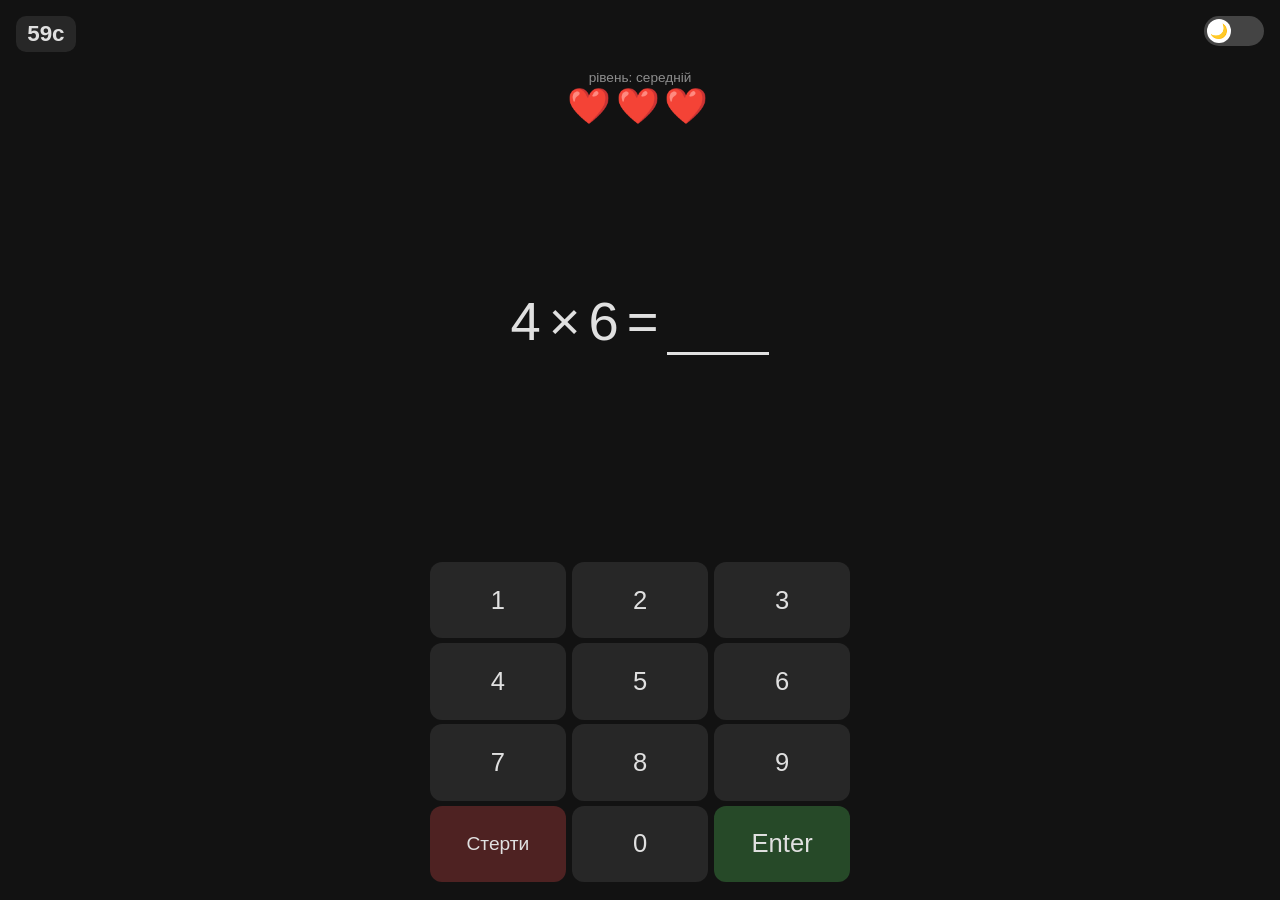
<file: multiplication/test.html>
<!DOCTYPE html>
<html lang="uk">
	<head>
		<meta charset="UTF-8">
		<meta name="viewport" content="width=device-width, initial-scale=1.0">
		<title>Тест - Roma's Rat Games</title>
		<link rel="stylesheet" href="../style.css">
		<link rel="manifest" href="../manifest.json">
		<link rel="icon" href="favicon.png">
		<link rel="apple-touch-icon" href="icons/apple-touch-icon.png">
		<meta name="theme-color" content="#121212">
		<script src="../nav.js"></script>
		<script src="../register-sw.js" defer></script>
		<style>
			/* Висота nav приблизно стала — використовуємо як базу для розрахунку
			доступного простору, щоб .hero завжди вписувався в екран без скролу
			і без втраченого простору знизу. */
			:root {
				--nav-h: 4.5rem;
			}
			
			html, body {
				height: 100%;
				overflow: hidden;
			}
			
			.main-content {
				height: calc(100vh - var(--nav-h));
				height: calc(100svh - var(--nav-h));
				padding: 0 1rem;
				display: flex;
			}
			
			.hero {
				margin-top: 0;
				width: 100%;
				height: 100%;
				display: flex;
				flex-direction: column;
				align-items: center;
				justify-content: space-evenly;
				padding: 0.5rem 0;
				gap: 0;
			}
			
			.hearts {
				font-size: clamp(1.2rem, 4vh, 2.2rem);
				letter-spacing: 0.3rem;
				flex: 0 0 auto;
			}
			
			.heart-lost {
				opacity: 0.25;
				filter: grayscale(1);
			}
			
			.problem-wrap {
				display: flex;
				flex-direction: column;
				align-items: center;
				justify-content: center;
				gap: 0.5em;
				flex: 1 1 auto;
				min-height: 0;
			}
			
			.problem {
				font-size: clamp(1.8rem, 7vh, 3.4rem);
				display: flex;
				align-items: center;
				gap: 0.5rem;
			}
			
			.answer-input {
				width: 3.4ch;
				font-size: inherit;
				text-align: center;
				background: transparent;
				border: none;
				border-bottom: 3px solid var(--text);
				color: var(--text);
				font-family: inherit;
				outline: none;
				caret-color: transparent;
			}
			
			.feedback {
				font-size: clamp(1.1rem, 3.5vh, 1.8rem);
				height: 1.3em;
				display: flex;
				align-items: center;
				gap: 0.6rem;
				opacity: 0;
				transition: opacity 0.1s ease;
			}
			
			.feedback.show {
				opacity: 1;
			}
			
			.feedback .wrong-answer {
				font-size: 0.75em;
				opacity: 0.8;
			}
			
			.keypad {
				display: grid;
				grid-template-columns: repeat(3, minmax(0, 1fr));
				gap: 1.5%;
				width: min(100%, 420px);
				height: 42vh;
				max-height: 320px;
				flex: 0 0 auto;
			}
			
			.key {
				font-size: clamp(1rem, 4vh, 1.6rem);
				border-radius: 12px;
				border: none;
				background: color-mix(in srgb, var(--text) 10%, transparent);
				color: var(--text);
				cursor: pointer;
				font-family: inherit;
				transition: background 0.15s ease, transform 0.1s ease;
				user-select: none;
				display: flex;
				align-items: center;
				justify-content: center;
			}
			
			.key:hover,
			.key:focus-visible {
				background: color-mix(in srgb, var(--text) 18%, transparent);
			}
			
			.key:active {
				transform: scale(0.94);
			}
			
			.key.key-enter {
				background: color-mix(in srgb, #4caf50 35%, transparent);
			}
			
			.key.key-clear {
				background: color-mix(in srgb, #ff5252 25%, transparent);
				font-size: clamp(0.8rem, 2.8vh, 1.2rem);
			}
			
			.level-tag {
				font-size: clamp(0.75rem, 2vh, 0.85rem);
				opacity: 0.6;
				text-transform: lowercase;
				flex: 0 0 auto;
			}
			
			@media (max-height: 500px) {
				.keypad {
					height: 50vh;
				}
			}
			
			.timer {
				position: fixed;
				top: 1rem;
				left: 1rem;
				font-size: clamp(1rem, 3.5vh, 1.4rem);
				font-weight: 700;
				padding: 0.3rem 0.7rem;
				border-radius: 10px;
				background: color-mix(in srgb, var(--text) 10%, transparent);
				z-index: 200;
				font-variant-numeric: tabular-nums;
			}
			
			.timer.low {
				color: #ff5252;
			}
			
			.rat-rain {
				position: fixed;
				inset: 0;
				pointer-events: none;
				overflow: hidden;
				z-index: 999;
			}
			
			.rat-drop {
				position: absolute;
				top: -10vh;
				font-size: var(--rat-size, 1.8rem);
				animation: rat-fall var(--rat-duration, 1.4s) linear forwards;
				animation-delay: var(--rat-delay, 0s);
			}
			
			@keyframes rat-fall {
				from {
					transform: translateY(0) rotate(0deg);
					opacity: 1;
				}
				to {
					transform: translateY(120vh) rotate(25deg);
					opacity: 0.9;
				}
			}
			
			@media (prefers-reduced-motion: reduce) {
				.rat-drop {
					animation: none;
					display: none;
				}
			}
		</style>
	</head>
	<body>
		<nav>
			<div></div>
			<app-nav></app-nav>
		</nav>
		<div class="rat-rain" id="ratRain"></div>
		<div class="timer" id="timer">60 с</div>
		<div class="main-content">
			<div class="hero">
				<p class="level-tag" id="levelTag"></p>
				<div class="hearts" id="hearts">❤️❤️❤️</div>

				<div class="problem-wrap">
					<div class="problem">
						<span id="factorA">?</span>
						<span>×</span>
						<span id="factorB">?</span>
						<span>=</span>
						<input type="text"
						       inputmode="numeric"
						       class="answer-input"
						       id="answerInput"
						       readonly
						       value=""
						>
					</div>
					<div class="feedback" id="feedback"></div>
				</div>

				<div class="keypad" id="keypad">
					<button class="key" data-key="1">1</button>
					<button class="key" data-key="2">2</button>
					<button class="key" data-key="3">3</button>
					<button class="key" data-key="4">4</button>
					<button class="key" data-key="5">5</button>
					<button class="key" data-key="6">6</button>
					<button class="key" data-key="7">7</button>
					<button class="key" data-key="8">8</button>
					<button class="key" data-key="9">9</button>
					<button class="key key-clear" data-key="clear">Стерти</button>
					<button class="key" data-key="0">0</button>
					<button class="key key-enter" data-key="enter">Enter</button>
				</div>
			</div>
		</div>

		<script src="test.js"></script>
	</body>
</html>
</file>
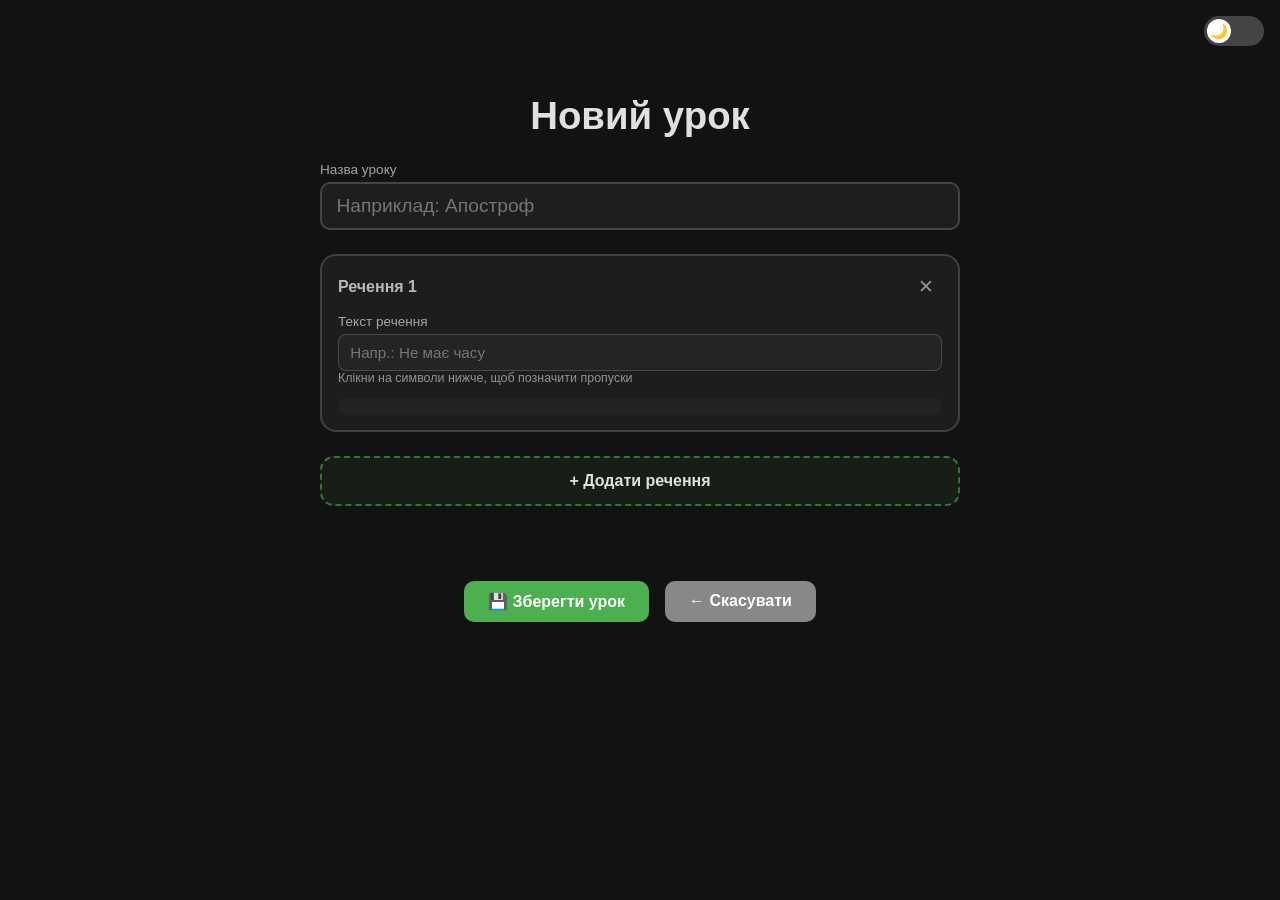
<file: spelling/editor.html>
<!DOCTYPE html>
<html lang="uk">
	<head>
		<meta charset="UTF-8">
		<meta name="viewport" content="width=device-width, initial-scale=1.0">
		<title>Редактор уроку - Roma's Rat Games</title>
		<link rel="stylesheet" href="../style.css">
		<link rel="manifest" href="../manifest.json">
		<link rel="icon" href="favicon.png">
		<link rel="apple-touch-icon" href="icons/apple-touch-icon.png">
		<meta name="theme-color" content="#121212">
		<script src="../nav.js"></script>
		<script src="../register-sw.js" defer></script>
		<style>
			.hero {
				margin-top: -1rem;
				align-items: stretch;
				max-width: 640px;
				margin-left: auto;
				margin-right: auto;
			}
			
			.page-title {
				font-size: clamp(1.8rem, 5vw, 2.4rem);
				margin: 0;
				text-align: center;
			}
			
			.field-label {
				font-size: 0.85rem;
				opacity: 0.7;
				margin-bottom: 0.3rem;
				display: block;
			}
			
			.title-input {
				width: 100%;
				font-size: 1.2rem;
				padding: 0.7rem 0.9rem;
				border-radius: 10px;
				border: 2px solid color-mix(in srgb, var(--text) 20%, transparent);
				background: color-mix(in srgb, var(--text) 6%, transparent);
				color: var(--text);
				font-family: inherit;
				outline: none;
			}
			
			.title-input:focus {
				border-color: #4caf50;
			}
			
			.sentence-list {
				display: flex;
				flex-direction: column;
				gap: 1rem;
			}
			
			.sentence-card {
				border-radius: 16px;
				border: 2px solid color-mix(in srgb, var(--text) 18%, transparent);
				background: color-mix(in srgb, var(--text) 5%, transparent);
				padding: 1rem;
				display: flex;
				flex-direction: column;
				gap: 0.8rem;
			}
			
			.sentence-header {
				display: flex;
				justify-content: space-between;
				align-items: center;
			}
			
			.sentence-number {
				font-weight: 600;
				opacity: 0.8;
			}
			
			.sentence-remove {
				background: none;
				border: none;
				color: var(--text);
				opacity: 0.6;
				cursor: pointer;
				font-size: 1.2rem;
				padding: 0.2rem 0.5rem;
				border-radius: 8px;
			}
			
			.sentence-remove:hover,
			.sentence-remove:focus-visible {
				opacity: 1;
				background: color-mix(in srgb, #ff5252 25%, transparent);
			}
			
			.text-input {
				width: 100%;
				padding: 0.55rem 0.7rem;
				border-radius: 8px;
				border: 1.5px solid color-mix(in srgb, var(--text) 20%, transparent);
				background: color-mix(in srgb, var(--text) 4%, transparent);
				color: var(--text);
				font-family: inherit;
				font-size: 0.95rem;
				outline: none;
			}
			
			.text-input:focus {
				border-color: #4caf50;
			}
			
			.blanks-hint {
				font-size: 0.78rem;
				opacity: 0.6;
			}
			
			.char-grid {
				display: flex;
				flex-wrap: wrap;
				gap: 0.3rem;
			}
			
			.char-tile {
				min-width: 1.8rem;
				height: 1.8rem;
				padding: 0 0.2rem;
				border-radius: 6px;
				border: 1.5px solid color-mix(in srgb, var(--text) 20%, transparent);
				background: color-mix(in srgb, var(--text) 4%, transparent);
				color: var(--text);
				font-family: inherit;
				font-size: 0.95rem;
				cursor: pointer;
				display: flex;
				align-items: center;
				justify-content: center;
				transition: background 0.15s ease, border-color 0.15s ease;
				user-select: none;
			}
			
			.char-tile:hover,
			.char-tile:focus-visible {
				border-color: color-mix(in srgb, var(--text) 45%, transparent);
			}
			
			.char-tile.is-space {
				opacity: 0.5;
				font-size: 0.7rem;
			}
			
			.char-tile.is-blank {
				border-color: #4caf50;
				background: color-mix(in srgb, #4caf50 30%, transparent);
				opacity: 1;
			}
			
			.preview-line {
				font-size: 0.95rem;
				padding: 0.5rem 0.7rem;
				border-radius: 8px;
				background: color-mix(in srgb, var(--text) 4%, transparent);
				opacity: 0.75;
				overflow-wrap: anywhere;
			}
			
			.add-sentence-btn {
				padding: 0.9rem;
				border-radius: 14px;
				border: 2px dashed color-mix(in srgb, #4caf50 60%, transparent);
				background: color-mix(in srgb, #4caf50 8%, transparent);
				color: var(--text);
				cursor: pointer;
				font-family: inherit;
				font-size: 1rem;
				font-weight: 600;
			}
			
			.add-sentence-btn:hover,
			.add-sentence-btn:focus-visible {
				background: color-mix(in srgb, #4caf50 16%, transparent);
			}
			
			.editor-actions {
				display: flex;
				gap: 1rem;
				justify-content: center;
				flex-wrap: wrap;
				margin-top: 0.5rem;
			}
			
			.save-error {
				text-align: center;
				color: #ff5252;
				font-size: 0.9rem;
				min-height: 1.3em;
			}
		</style>
	</head>
	<body>
		<nav>
			<div></div>
			<app-nav></app-nav>
		</nav>
		<div class="main-content">
			<div class="hero">
				<h1 class="page-title" id="pageTitle">Новий урок</h1>

				<div>
					<label class="field-label" for="lessonTitle">Назва уроку</label>
					<input type="text" id="lessonTitle" class="title-input" placeholder="Наприклад: Апостроф">
				</div>

				<div class="sentence-list" id="sentenceList"></div>

				<button class="add-sentence-btn" id="addSentenceBtn" type="button">+ Додати речення</button>

				<p class="save-error" id="saveError"></p>

				<div class="editor-actions">
					<a href="#" class="csharp-btn" style="background:#4caf50" id="saveBtn">💾 Зберегти урок</a>
					<a href="index.html" class="csharp-btn" style="background:#888">← Скасувати</a>
				</div>
			</div>
		</div>

		<script src="lessons.js"></script>
		<script>
			const params = new URLSearchParams(location.search);
			const lessonId = params.get("lesson");

			let lesson = lessonId ? SpellingStore.getById(lessonId) : null;
			if (!lesson) {
				lesson = SpellingStore.createEmpty();
			} else {
				// Глибока копія, щоб не мутувати збережені дані до натискання "Зберегти"
				lesson = JSON.parse(JSON.stringify(lesson));
			}
			if (lesson.sentences.length === 0) {
				lesson.sentences.push(SpellingStore.createEmptySentence());
			}

			const pageTitleEl = document.getElementById("pageTitle");
			const lessonTitleEl = document.getElementById("lessonTitle");
			const sentenceListEl = document.getElementById("sentenceList");
			const addSentenceBtn = document.getElementById("addSentenceBtn");
			const saveBtn = document.getElementById("saveBtn");
			const saveErrorEl = document.getElementById("saveError");

			pageTitleEl.textContent = lessonId ? "Редагувати урок" : "Новий урок";
			lessonTitleEl.value = lesson.title;

			function escapeAttr(str) {
				const div = document.createElement("div");
				div.textContent = str || "";
				return div.innerHTML.replace(/"/g, "&quot;");
			}

			function escapeHtml(str) {
				const div = document.createElement("div");
				div.textContent = str;
				return div.innerHTML;
			}

			// Рендер по символьної розкладки для одного речення: кожен символ —
			// окрема клікабельна плитка, пропуски підсвічені зеленим.
			function renderCharGrid(sentence, sentenceIndex) {
				if (!sentence.text) return "";
				const chars = sentence.text.split("");
				return `
				<div class="char-grid" data-chargrid="${sentenceIndex}">
				${chars
					.map((ch, i) => {
						const isSpace = ch === " ";
						const isBlank = sentence.blanks.includes(i);
						const label = isSpace ? "␣" : escapeHtml(ch);
						return `<button type="button" class="char-tile ${isSpace ? "is-space" : ""} ${isBlank ? "is-blank" : ""}" data-char-toggle="${sentenceIndex}:${i}" title="Символ ${i + 1}">${label}</button>`;
					})
				.join("")}
			</div>
			`;
		}

		function renderSentences() {
			sentenceListEl.innerHTML = "";
			lesson.sentences.forEach((sentence, i) => {
				const card = document.createElement("div");
				card.className = "sentence-card";
				card.innerHTML = `
				<div class="sentence-header">
				<span class="sentence-number">Речення ${i + 1}</span>
				<button type="button" class="sentence-remove" data-remove-sentence="${i}" aria-label="Видалити речення">✕</button>
				</div>
				<div>
				<label class="field-label">Текст речення</label>
				<input type="text" class="text-input" data-sentence-text="${i}" placeholder="Напр.: Не має часу" value="${escapeAttr(sentence.text)}">
				<p class="blanks-hint">Клікни на символи нижче, щоб позначити пропуски</p>
				</div>
				${renderCharGrid(sentence, i)}
				<div class="preview-line" data-preview="${i}"></div>
				`;
				sentenceListEl.appendChild(card);
			});
		updateAllPreviews();
	}

	function updateAllPreviews() {
		lesson.sentences.forEach((sentence, i) => {
			const previewEl = sentenceListEl.querySelector(`[data-preview="${i}"]`);
			if (!previewEl) return;
			previewEl.textContent = sentence.text
			? `Перегляд: ${SpellingStore.previewWithBlanks(sentence)}`
			: "";
		});
}

sentenceListEl.addEventListener("input", (e) => {
	const target = e.target;
	if (target.dataset.sentenceText !== undefined) {
		const i = parseInt(target.dataset.sentenceText, 10);
		const oldLength = lesson.sentences[i].text.length;
		lesson.sentences[i].text = target.value;
		// Якщо текст змінився (не просто курсор пересунувся) — скидаємо
		// пропуски, бо індекси символів більше не відповідають старій
		// розмітці. Простіше й надійніше, ніж намагатись "перенести"
		// позначки при редагуванні тексту посередині.
		if (target.value.length !== oldLength) {
			lesson.sentences[i].blanks = [];
		}
		renderSentences();
		// Повертаємо фокус у поле вводу тексту після перерендеру
		const input = sentenceListEl.querySelector(`[data-sentence-text="${i}"]`);
		if (input) {
			input.focus();
			input.setSelectionRange(input.value.length, input.value.length);
		}
	}
});

sentenceListEl.addEventListener("click", (e) => {
	const removeBtn = e.target.closest("[data-remove-sentence]");
	const toggleBtn = e.target.closest("[data-char-toggle]");

	if (removeBtn) {
		const i = parseInt(removeBtn.dataset.removeSentence, 10);
		if (lesson.sentences.length <= 1) {
			saveErrorEl.textContent = "В уроці має лишитись хоча б одне речення.";
			return;
		}
		lesson.sentences.splice(i, 1);
		renderSentences();
	} else if (toggleBtn) {
		const [i, charIndex] = toggleBtn.dataset.charToggle.split(":").map(Number);
		const sentence = lesson.sentences[i];
		const pos = sentence.blanks.indexOf(charIndex);
		if (pos >= 0) {
			sentence.blanks.splice(pos, 1);
		} else {
			sentence.blanks.push(charIndex);
		}
		renderSentences();
	}
});

addSentenceBtn.addEventListener("click", () => {
	lesson.sentences.push(SpellingStore.createEmptySentence());
	renderSentences();
	sentenceListEl.lastElementChild.scrollIntoView({ behavior: "smooth", block: "center" });
});

function validate() {
	if (!lessonTitleEl.value.trim()) {
		return "Введи назву уроку.";
	}
	for (let i = 0; i < lesson.sentences.length; i++) {
		const sentence = lesson.sentences[i];
		if (!sentence.text.trim()) {
			return `Речення ${i + 1}: введи текст.`;
		}
		if (sentence.blanks.length === 0) {
			return `Речення ${i + 1}: познач хоча б один пропуск.`;
		}
	}
	return null;
}

saveBtn.addEventListener("click", (e) => {
	e.preventDefault();
	lesson.title = lessonTitleEl.value.trim();
	const error = validate();
	if (error) {
		saveErrorEl.textContent = error;
		return;
	}
	saveErrorEl.textContent = "";
	SpellingStore.upsert(lesson);
	location.href = "index.html";
});

renderSentences();
		</script>
	</body>
</html>
</file>
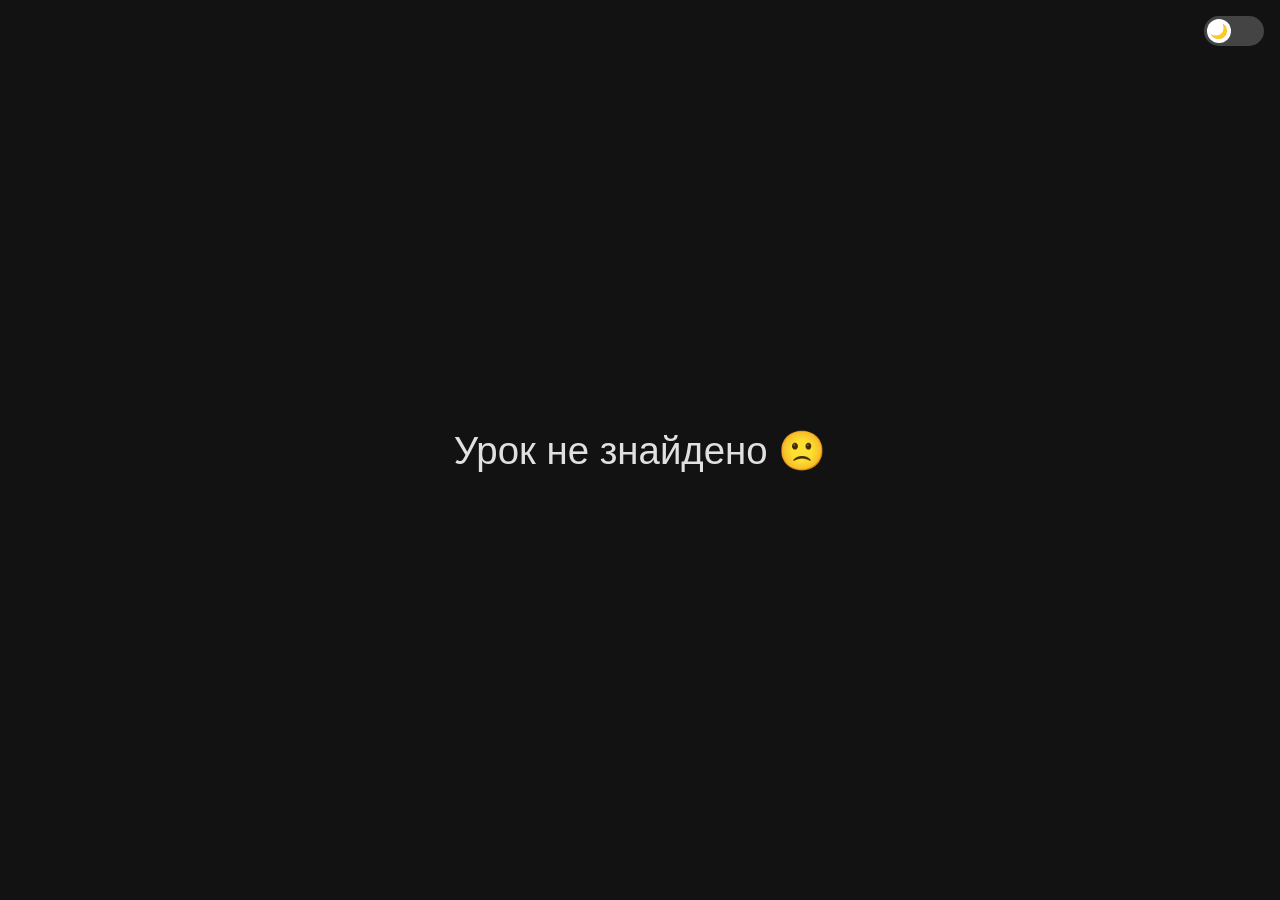
<file: spelling/test.html>
<!DOCTYPE html>
<html lang="uk">
	<head>
		<meta charset="UTF-8">
		<meta name="viewport" content="width=device-width, initial-scale=1.0">
		<title>Урок - Roma's Rat Games</title>
		<link rel="stylesheet" href="../style.css">
		<link rel="manifest" href="../manifest.json">
		<link rel="icon" href="favicon.png">
		<link rel="apple-touch-icon" href="icons/apple-touch-icon.png">
		<meta name="theme-color" content="#121212">
		<script src="../nav.js"></script>
		<script src="../register-sw.js" defer></script>
		<style>
			:root {
				--nav-h: 4.5rem;
			}
			
			html, body {
				height: 100%;
				overflow: hidden;
			}
			
			.main-content {
				height: calc(100vh - var(--nav-h));
				height: calc(100svh - var(--nav-h));
				padding: 0 1rem;
				display: flex;
			}
			
			.hero {
				margin-top: 0;
				width: 100%;
				height: 100%;
				display: flex;
				flex-direction: column;
				align-items: center;
				justify-content: space-evenly;
				padding: 0.5rem 0;
				gap: 0;
			}
			
			.hearts {
				font-size: clamp(1.2rem, 4vh, 2.2rem);
				letter-spacing: 0.3rem;
				flex: 0 0 auto;
			}
			
			.heart-lost {
				opacity: 0.25;
				filter: grayscale(1);
			}
			
			.level-tag {
				font-size: clamp(0.75rem, 2vh, 0.85rem);
				opacity: 0.6;
				flex: 0 0 auto;
				text-align: center;
			}
			
			.question-wrap {
				display: flex;
				flex-direction: column;
				align-items: center;
				justify-content: center;
				gap: 0.8em;
				flex: 1 1 40%;
				min-height: 0;
				width: 100%;
				overflow: hidden;
				padding: 0 0.5rem;
			}
			
			.sentence-line {
				font-size: clamp(1.2rem, 6vh, 2.4rem);
				text-align: center;
				line-height: 1.6;
				overflow-wrap: anywhere;
				display: flex;
				flex-wrap: wrap;
				justify-content: center;
				align-items: baseline;
				gap: 0.05em;
				max-width: 100%;
				overflow-y: auto;
				max-height: 100%;
			}
			
			.sentence-char {
				white-space: pre;
			}
			
			.blank-input {
				width: 1.3em;
				font-size: inherit;
				font-family: inherit;
				text-align: center;
				border: none;
				border-bottom: 3px solid color-mix(in srgb, var(--text) 40%, transparent);
				background: transparent;
				color: var(--text);
				outline: none;
				padding: 0 0.05em;
			}
			
			.blank-input:focus {
				border-color: #4caf50;
			}
			
			.blank-input.correct {
				border-color: #4caf50;
				background: color-mix(in srgb, #4caf50 25%, transparent);
			}
			
			.blank-input.wrong {
				border-color: #ff5252;
				background: color-mix(in srgb, #ff5252 25%, transparent);
			}
			
			.feedback {
				font-size: clamp(1.1rem, 3.5vh, 1.8rem);
				height: 1.3em;
				display: flex;
				align-items: center;
				gap: 0.6rem;
				opacity: 0;
				transition: opacity 0.1s ease;
				flex: 0 0 auto;
			}
			
			.feedback.show {
				opacity: 1;
			}
			
			.submit-btn {
				font-size: clamp(0.95rem, 2.8vh, 1.15rem);
				padding: 0.7rem 2rem;
				border-radius: 14px;
				border: 2px solid color-mix(in srgb, #4caf50 60%, transparent);
				background: color-mix(in srgb, #4caf50 15%, transparent);
				color: var(--text);
				cursor: pointer;
				font-family: inherit;
				font-weight: 600;
				transition: background 0.15s ease, transform 0.1s ease;
				flex: 0 0 auto;
			}
			
			.submit-btn:hover,
			.submit-btn:focus-visible {
				background: color-mix(in srgb, #4caf50 25%, transparent);
			}
			
			.submit-btn:active {
				transform: scale(0.97);
			}
			
			.rat-rain {
				position: fixed;
				inset: 0;
				pointer-events: none;
				overflow: hidden;
				z-index: 999;
			}
			
			.rat-drop {
				position: absolute;
				top: -10vh;
				font-size: var(--rat-size, 1.8rem);
				animation: rat-fall var(--rat-duration, 1.4s) linear forwards;
				animation-delay: var(--rat-delay, 0s);
			}
			
			@keyframes rat-fall {
				from {
					transform: translateY(0) rotate(0deg);
					opacity: 1;
				}
				to {
					transform: translateY(120vh) rotate(25deg);
					opacity: 0.9;
				}
			}
			
			@media (prefers-reduced-motion: reduce) {
				.rat-drop {
					animation: none;
					display: none;
				}
			}
		</style>
	</head>
	<body>
		<nav>
			<div></div>
			<app-nav></app-nav>
		</nav>
		<div class="rat-rain" id="ratRain"></div>
		<div class="main-content">
			<div class="hero">
				<p class="level-tag" id="lessonTag"></p>
				<div class="hearts" id="hearts">❤️❤️❤️</div>

				<div class="question-wrap" id="questionWrap">
					<div class="sentence-line" id="sentenceLine"></div>
					<div class="feedback" id="feedback"></div>
				</div>

				<button type="button" class="submit-btn" id="submitBtn">Перевірити</button>
			</div>
		</div>

		<script src="lessons.js"></script>
		<script src="test.js"></script>
	</body>
</html>
</file>
<file: style.css>
/* Змінні теми — встановлюються через nav.js */
:root {
    --bg: #121212;
    --text: #e0e0e0;
}

/* Базові стилі */
* {
    box-sizing: border-box;
    margin: 0;
    padding: 0;
}

body {
    background-color: var(--bg);
    color: var(--text);
    font-family: "Segoe UI", sans-serif;
    min-height: 100vh;
    transition:
        background-color 0.4s,
        color 0.4s;
}

a {
    text-decoration: none;
    color: inherit;
}

/* Навігація */
nav {
    display: flex;
    justify-content: space-between;
    align-items: center;
    padding: 1rem;
    flex-wrap: wrap;
    position: relative;
    z-index: 100;
}
app-nav nav {
    justify-content: flex-end;
}

/* Перемикач теми */
.switch-container {
    width: 60px;
    height: 30px;
    border-radius: 15px;
    cursor: pointer;
    display: flex;
    align-items: center;
    padding: 3px;
    transition: background-color 0.3s;
}

.switch-thumb {
    width: 24px;
    height: 24px;
    border-radius: 50%;
    background-color: white;
    display: flex;
    align-items: center;
    justify-content: center;
    font-size: 0.9rem;
    transition: transform 0.3s ease;
}

/* Контент сторінки */
.main-content {
    padding: 1rem;
}

/* Адаптив */
@media (max-width: 600px) {
    .switch-container {
        width: 50px;
        height: 26px;
    }

    .switch-thumb {
        width: 20px;
        height: 20px;
    }
}

.hero {
    display: flex;
    flex-direction: column;
    align-items: center;
    padding-top: 2rem;
    gap: 1.5rem;
}

.hero-text {
    text-shadow: 0 2px 6px rgba(0, 0, 0, 0.8);
    font-size: clamp(1rem, 2.5vw, 1.4rem);
    text-align: center;
    color: var(--text);
}

.csharp-btn {
    display: inline-block;
    padding: 0.7rem 1.5rem;
    border-radius: 10px;
    color: white;
    font-weight: 600;
    transition:
        transform 0.15s ease,
        filter 0.15s ease;
}

.csharp-btn:hover,
.csharp-btn:focus-visible {
    transform: translateY(-2px);
    filter: brightness(1.1);
}

/* Життя/серця — спільні для всіх ігор з 3 життями (множення, уроки,
   встав літеру). Розмір підлаштовується viewport-висотою, бо серця
   зазвичай живуть на екрані проходження гри (full-height, без скролу). */
.hearts {
    font-size: clamp(1.2rem, 4vh, 2.2rem);
    letter-spacing: 0.3rem;
    flex: 0 0 auto;
}

.heart-lost {
    opacity: 0.25;
    filter: grayscale(1);
}

/* Дощ з пацюків — спільна анімація при правильній відповіді.
   Контейнер .rat-rain має бути position: fixed поверх усього інтерфейсу;
   наповнюється елементами .rat-drop через rat-rain.js (spawnRatRain). */
.rat-rain {
    position: fixed;
    inset: 0;
    pointer-events: none;
    overflow: hidden;
    z-index: 999;
}

.rat-drop {
    position: absolute;
    top: -10vh;
    font-size: var(--rat-size, 1.8rem);
    animation: rat-fall var(--rat-duration, 1.4s) linear forwards;
    animation-delay: var(--rat-delay, 0s);
}

@keyframes rat-fall {
    from {
        transform: translateY(0) rotate(0deg);
        opacity: 1;
    }
    to {
        transform: translateY(120vh) rotate(25deg);
        opacity: 0.9;
    }
}

@media (prefers-reduced-motion: reduce) {
    .rat-drop {
        animation: none;
        display: none;
    }
}
</file>
